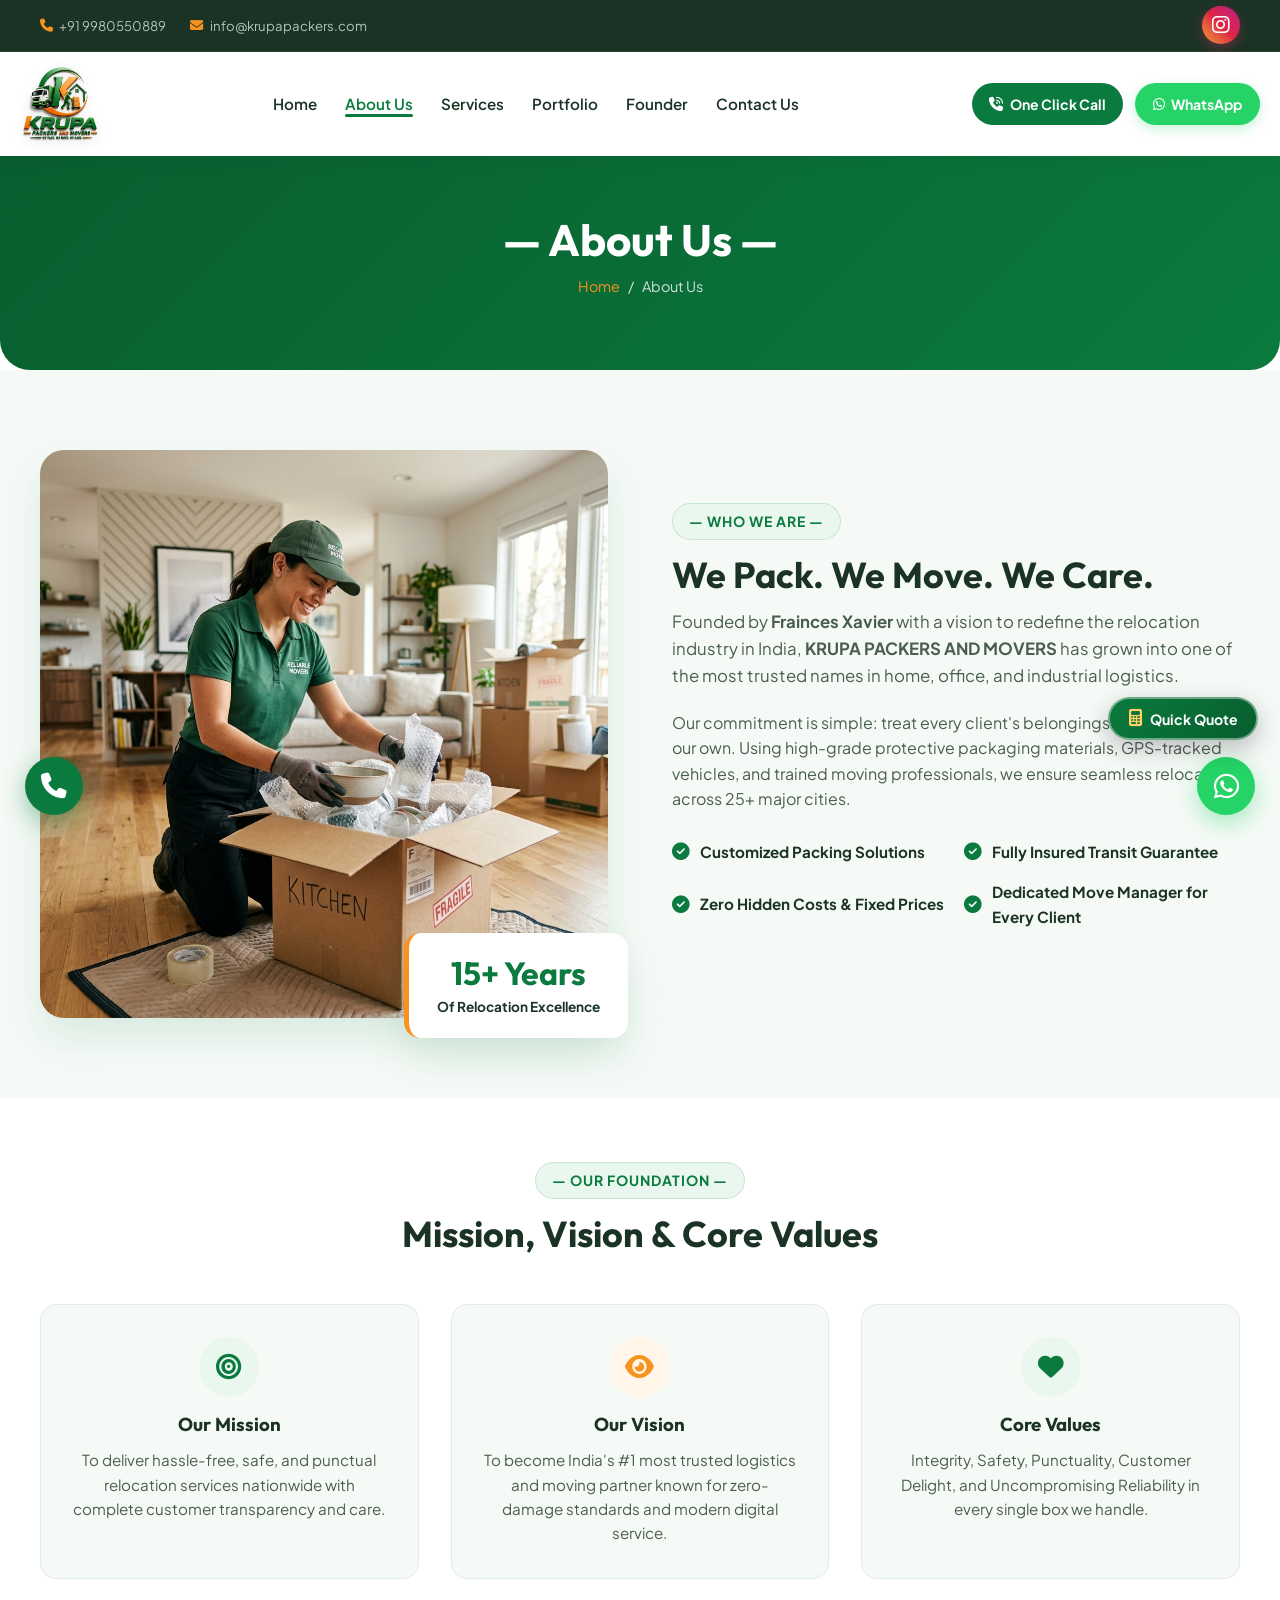
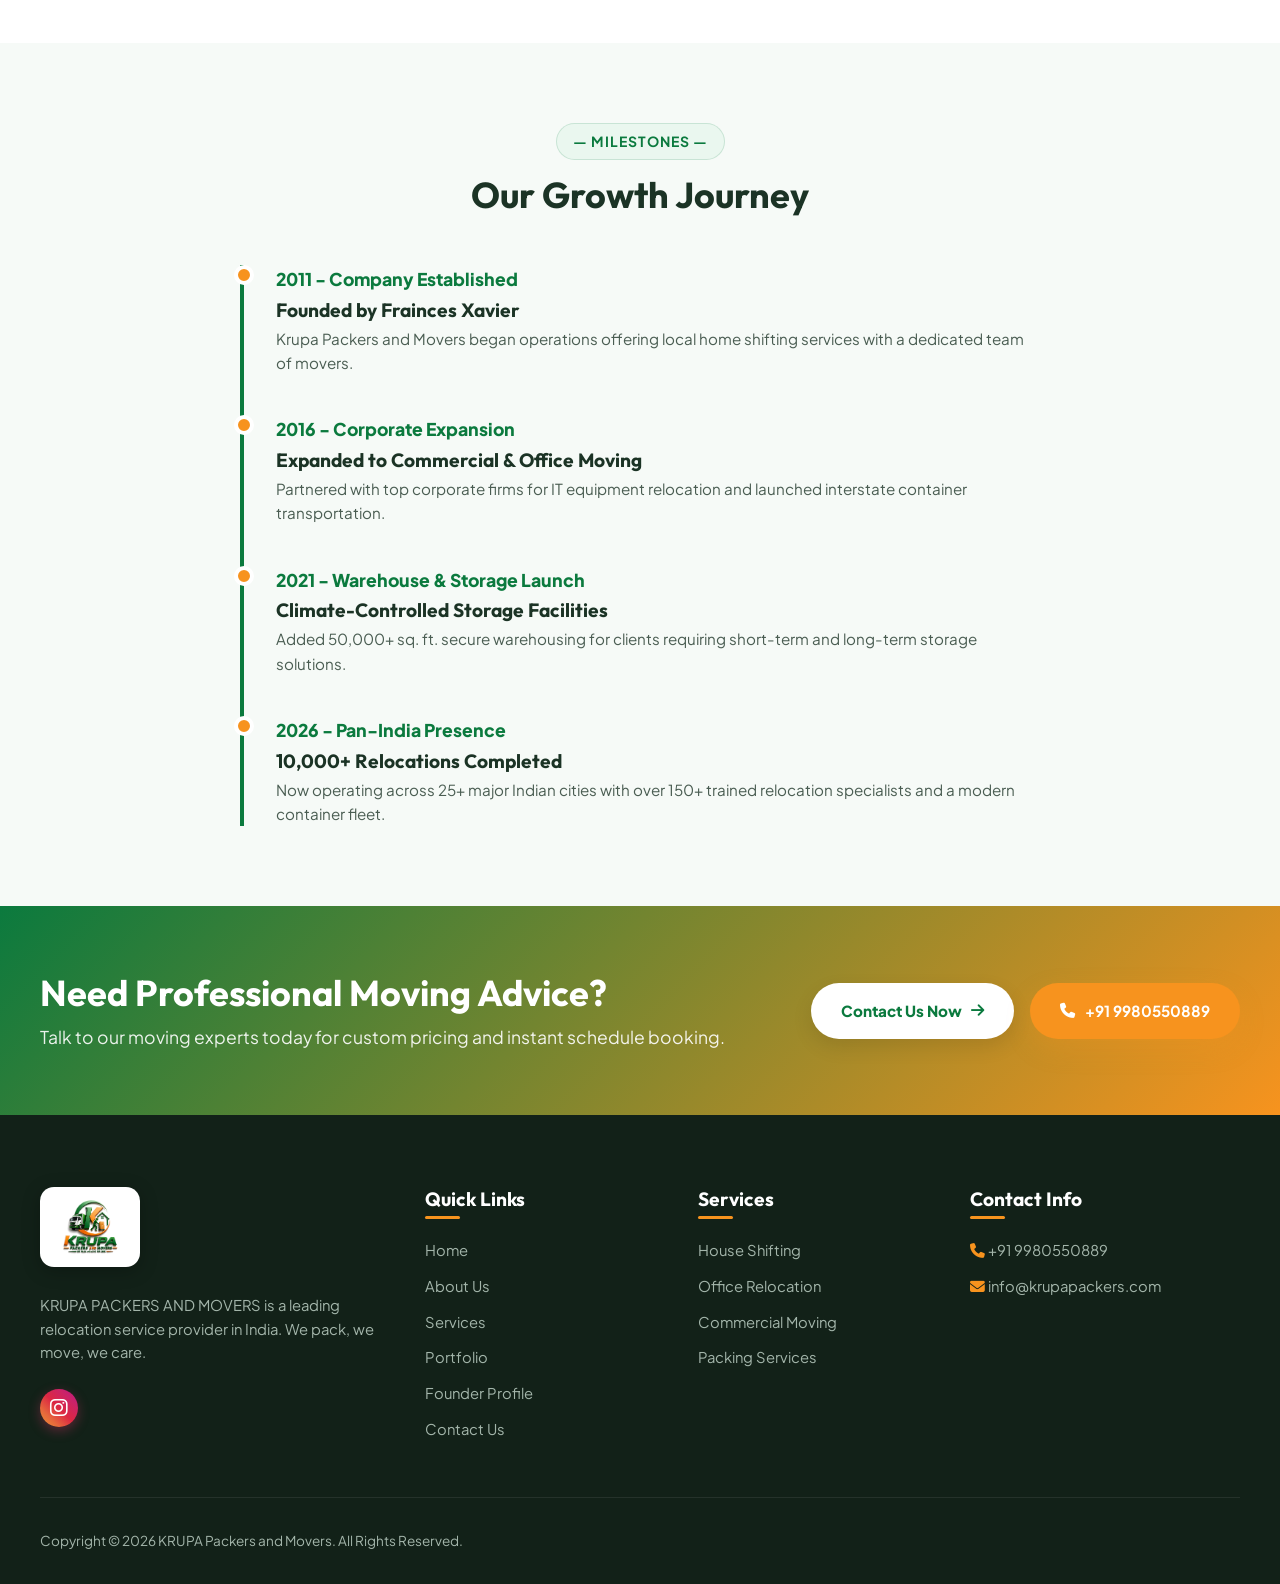
<file: about.html>
<!DOCTYPE html>
<html lang="en">
<head>
  <meta charset="UTF-8">
  <meta name="viewport" content="width=device-width, initial-scale=1.0">
  <title>About Us - KRUPA Packers and Movers</title>
  <meta name="description" content="Learn about Krupa Packers and Movers history, mission, vision, core values, leadership team, and 15+ years of excellence in relocation services across India.">
  <link rel="stylesheet" href="https://cdnjs.cloudflare.com/ajax/libs/font-awesome/6.4.0/css/all.min.css">
  <link rel="stylesheet" href="css/style.css">
</head>
<body>

  <!-- Top Bar -->
  <div class="top-bar">
    <div class="container">
      <div class="top-bar-info">
        <span><i class="fa-solid fa-phone"></i> +91 9980550889</span>
        <span><i class="fa-solid fa-envelope"></i> info@krupapackers.com</span>
      </div>
      <div class="top-bar-social">
        <a href="https://www.instagram.com/krupa_packers_34?utm_source=qr&igsh=MTd5anphd21tdjJmdw==" target="_blank" rel="noopener noreferrer" class="top-bar-instagram-only" title="Follow Krupa Packers on Instagram">
          <i class="fa-brands fa-instagram"></i>
        </a>
      </div>
    </div>
  </div>

  <!-- Header Navigation -->
  <header class="main-header">
    <div class="container nav-wrapper">
      <a href="index.html" class="brand-logo">
        <img src="images/logo.png" alt="KRUPA Packers and Movers Logo">
      </a>
      
      <ul class="nav-links">
        <li><a href="index.html">Home</a></li>
        <li><a href="about.html" class="active">About Us</a></li>
        <li><a href="services.html">Services</a></li>
        <li><a href="portfolio.html">Portfolio</a></li>
        <li><a href="team.html">Founder</a></li>
        <li><a href="contact.html">Contact Us</a></li>
      </ul>

      <div class="header-ctas">
        <a href="tel:9980550889" class="btn-header-call"><i class="fa-solid fa-phone-volume"></i> One Click Call</a>
        <a href="https://wa.me/919980550889" target="_blank" class="btn-header-whatsapp"><i class="fa-brands fa-whatsapp"></i> WhatsApp</a>
      </div>

      <button class="hamburger-btn" aria-label="Toggle Menu"><i class="fa-solid fa-bars"></i></button>
    </div>
  </header>

  <!-- Mobile Drawer Menu -->
  <div class="drawer-overlay"></div>
  <div class="mobile-drawer">
    <div class="drawer-header">
      <img src="images/logo.png" alt="KRUPA Logo" class="drawer-logo">
      <button class="drawer-close"><i class="fa-solid fa-xmark"></i></button>
    </div>
    <div class="drawer-body">
      <ul class="drawer-nav">
        <li><a href="index.html"><i class="fa-solid fa-house"></i> Home</a></li>
        <li><a href="about.html" class="active"><i class="fa-solid fa-circle-info"></i> About Us</a></li>
        <li><a href="services.html"><i class="fa-solid fa-truck-ramp-box"></i> Services</a></li>
        <li><a href="portfolio.html"><i class="fa-solid fa-images"></i> Portfolio</a></li>
        <li><a href="team.html"><i class="fa-solid fa-user-tie"></i> Founder Profile</a></li>
        <li><a href="contact.html"><i class="fa-solid fa-headset"></i> Contact Us</a></li>
      </ul>

      <div style="margin: 1.5rem 0; text-align: center;">
        <a href="https://www.instagram.com/krupa_packers_34?utm_source=qr&igsh=MTd5anphd21tdjJmdw==" target="_blank" rel="noopener noreferrer" class="top-bar-instagram-only" style="width: 48px; height: 48px; font-size: 1.6rem;">
          <i class="fa-brands fa-instagram"></i>
        </a>
      </div>

      <div class="drawer-ctas">
        <a href="tel:9980550889" class="btn btn-primary" style="width: 100%;"><i class="fa-solid fa-phone"></i> Call 9980550889</a>
        <a href="https://wa.me/919980550889" target="_blank" class="btn btn-accent" style="width: 100%;"><i class="fa-brands fa-whatsapp"></i> WhatsApp Instant Quote</a>
      </div>
    </div>
  </div>

  <!-- PAGE HEADER -->
  <div class="page-header-banner">
    <div class="container">
      <h1>— About Us —</h1>
      <div class="breadcrumb">
        <a href="index.html">Home</a> <span>/</span> <span>About Us</span>
      </div>
    </div>
  </div>

  <!-- ABOUT CONTENT SECTION -->
  <section class="about-section">
    <div class="container about-grid">
      <div class="about-img-wrapper">
        <img src="images/about_mover.png" alt="About Krupa Packers" class="about-img">
        <div class="about-badge">
          <h3>15+ Years</h3>
          <p>Of Relocation Excellence</p>
        </div>
      </div>

      <div class="about-content">
        <span class="sub-badge">— WHO WE ARE —</span>
        <h2 class="section-title">We Pack. We Move. We Care.</h2>
        <p class="section-desc" style="margin-bottom: 1.25rem;">
          Founded by <strong>Frainces Xavier</strong> with a vision to redefine the relocation industry in India, <strong>KRUPA PACKERS AND MOVERS</strong> has grown into one of the most trusted names in home, office, and industrial logistics.
        </p>
        <p style="color: var(--text-body); margin-bottom: 1.5rem;">
          Our commitment is simple: treat every client's belongings as if they were our own. Using high-grade protective packaging materials, GPS-tracked vehicles, and trained moving professionals, we ensure seamless relocations across 25+ major cities.
        </p>

        <ul class="about-checklist">
          <li><i class="fa-solid fa-circle-check"></i> Customized Packing Solutions</li>
          <li><i class="fa-solid fa-circle-check"></i> Fully Insured Transit Guarantee</li>
          <li><i class="fa-solid fa-circle-check"></i> Zero Hidden Costs & Fixed Prices</li>
          <li><i class="fa-solid fa-circle-check"></i> Dedicated Move Manager for Every Client</li>
        </ul>
      </div>
    </div>
  </section>

  <!-- MISSION, VISION & CORE VALUES -->
  <section style="padding: 4rem 0; background-color: #FFFFFF;">
    <div class="container">
      <div class="section-header">
        <span class="sub-badge">— OUR FOUNDATION —</span>
        <h2 class="section-title">Mission, Vision & Core Values</h2>
      </div>

      <div style="display: grid; grid-template-columns: repeat(3, 1fr); gap: 2rem;">
        <div style="background: var(--bg-subtle); padding: 2rem; border-radius: 16px; border: 1px solid var(--border-color); text-align: center;">
          <div style="width: 60px; height: 60px; border-radius: 50%; background: var(--primary-bg); color: var(--primary); display: inline-flex; align-items: center; justify-content: center; font-size: 1.6rem; margin-bottom: 1rem;">
            <i class="fa-solid fa-bullseye"></i>
          </div>
          <h3 style="margin-bottom: 0.75rem; color: var(--dark-heading);">Our Mission</h3>
          <p style="font-size: 0.95rem; color: var(--text-body);">To deliver hassle-free, safe, and punctual relocation services nationwide with complete customer transparency and care.</p>
        </div>

        <div style="background: var(--bg-subtle); padding: 2rem; border-radius: 16px; border: 1px solid var(--border-color); text-align: center;">
          <div style="width: 60px; height: 60px; border-radius: 50%; background: var(--accent-bg); color: var(--accent); display: inline-flex; align-items: center; justify-content: center; font-size: 1.6rem; margin-bottom: 1rem;">
            <i class="fa-solid fa-eye"></i>
          </div>
          <h3 style="margin-bottom: 0.75rem; color: var(--dark-heading);">Our Vision</h3>
          <p style="font-size: 0.95rem; color: var(--text-body);">To become India's #1 most trusted logistics and moving partner known for zero-damage standards and modern digital service.</p>
        </div>

        <div style="background: var(--bg-subtle); padding: 2rem; border-radius: 16px; border: 1px solid var(--border-color); text-align: center;">
          <div style="width: 60px; height: 60px; border-radius: 50%; background: var(--primary-bg); color: var(--primary); display: inline-flex; align-items: center; justify-content: center; font-size: 1.6rem; margin-bottom: 1rem;">
            <i class="fa-solid fa-heart"></i>
          </div>
          <h3 style="margin-bottom: 0.75rem; color: var(--dark-heading);">Core Values</h3>
          <p style="font-size: 0.95rem; color: var(--text-body);">Integrity, Safety, Punctuality, Customer Delight, and Uncompromising Reliability in every single box we handle.</p>
        </div>
      </div>
    </div>
  </section>

  <!-- HISTORY TIMELINE -->
  <section style="padding: 5rem 0; background: var(--bg-subtle);">
    <div class="container">
      <div class="section-header">
        <span class="sub-badge">— MILESTONES —</span>
        <h2 class="section-title">Our Growth Journey</h2>
      </div>

      <div style="max-width: 800px; margin: 0 auto; position: relative; padding-left: 2rem; border-left: 4px solid var(--primary);">
        <div style="margin-bottom: 2.5rem; position: relative;">
          <div style="position: absolute; left: -2.6rem; top: 0; width: 20px; height: 20px; border-radius: 50%; background: var(--accent); border: 4px solid white;"></div>
          <span style="font-weight: 800; color: var(--primary); font-size: 1.1rem;">2011 - Company Established</span>
          <h4 style="font-size: 1.2rem; margin: 0.3rem 0;">Founded by Frainces Xavier</h4>
          <p style="font-size: 0.95rem; color: var(--text-body);">Krupa Packers and Movers began operations offering local home shifting services with a dedicated team of movers.</p>
        </div>

        <div style="margin-bottom: 2.5rem; position: relative;">
          <div style="position: absolute; left: -2.6rem; top: 0; width: 20px; height: 20px; border-radius: 50%; background: var(--accent); border: 4px solid white;"></div>
          <span style="font-weight: 800; color: var(--primary); font-size: 1.1rem;">2016 - Corporate Expansion</span>
          <h4 style="font-size: 1.2rem; margin: 0.3rem 0;">Expanded to Commercial & Office Moving</h4>
          <p style="font-size: 0.95rem; color: var(--text-body);">Partnered with top corporate firms for IT equipment relocation and launched interstate container transportation.</p>
        </div>

        <div style="margin-bottom: 2.5rem; position: relative;">
          <div style="position: absolute; left: -2.6rem; top: 0; width: 20px; height: 20px; border-radius: 50%; background: var(--accent); border: 4px solid white;"></div>
          <span style="font-weight: 800; color: var(--primary); font-size: 1.1rem;">2021 - Warehouse & Storage Launch</span>
          <h4 style="font-size: 1.2rem; margin: 0.3rem 0;">Climate-Controlled Storage Facilities</h4>
          <p style="font-size: 0.95rem; color: var(--text-body);">Added 50,000+ sq. ft. secure warehousing for clients requiring short-term and long-term storage solutions.</p>
        </div>

        <div style="position: relative;">
          <div style="position: absolute; left: -2.6rem; top: 0; width: 20px; height: 20px; border-radius: 50%; background: var(--accent); border: 4px solid white;"></div>
          <span style="font-weight: 800; color: var(--primary); font-size: 1.1rem;">2026 - Pan-India Presence</span>
          <h4 style="font-size: 1.2rem; margin: 0.3rem 0;">10,000+ Relocations Completed</h4>
          <p style="font-size: 0.95rem; color: var(--text-body);">Now operating across 25+ major Indian cities with over 150+ trained relocation specialists and a modern container fleet.</p>
        </div>
      </div>
    </div>
  </section>

  <!-- CTA BANNER -->
  <section class="cta-banner-section">
    <div class="container">
      <div class="cta-banner-box">
        <div class="cta-banner-content">
          <h2>Need Professional Moving Advice?</h2>
          <p>Talk to our moving experts today for custom pricing and instant schedule booking.</p>
        </div>
        <div class="cta-banner-btns">
          <a href="contact.html" class="btn btn-white">Contact Us Now <i class="fa-solid fa-arrow-right"></i></a>
          <a href="tel:9980550889" class="btn btn-accent"><i class="fa-solid fa-phone"></i> +91 9980550889</a>
        </div>
      </div>
    </div>
  </section>

  <!-- FOOTER -->
  <footer class="site-footer">
    <div class="container">
      <div class="footer-grid">
        <div class="footer-brand">
          <img src="images/logo.png" alt="KRUPA Packers & Movers">
          <p>KRUPA PACKERS AND MOVERS is a leading relocation service provider in India. We pack, we move, we care.</p>
          <div style="margin-top: 1rem;">
            <a href="https://www.instagram.com/krupa_packers_34?utm_source=qr&igsh=MTd5anphd21tdjJmdw==" target="_blank" rel="noopener noreferrer" class="top-bar-instagram-only" title="Follow Instagram">
              <i class="fa-brands fa-instagram"></i>
            </a>
          </div>
        </div>
        <div class="footer-widget">
          <h4>Quick Links</h4>
          <ul class="footer-links">
            <li><a href="index.html">Home</a></li>
            <li><a href="about.html">About Us</a></li>
            <li><a href="services.html">Services</a></li>
            <li><a href="portfolio.html">Portfolio</a></li>
            <li><a href="team.html">Founder Profile</a></li>
            <li><a href="contact.html">Contact Us</a></li>
          </ul>
        </div>
        <div class="footer-widget">
          <h4>Services</h4>
          <ul class="footer-links">
            <li><a href="services.html">House Shifting</a></li>
            <li><a href="services.html">Office Relocation</a></li>
            <li><a href="services.html">Commercial Moving</a></li>
            <li><a href="services.html">Packing Services</a></li>
          </ul>
        </div>
        <div class="footer-widget">
          <h4>Contact Info</h4>
          <ul class="footer-links">
            <li><i class="fa-solid fa-phone" style="color:var(--accent);"></i> +91 9980550889</li>
            <li><i class="fa-solid fa-envelope" style="color:var(--accent);"></i> info@krupapackers.com</li>
          </ul>
        </div>
      </div>
      <div class="footer-bottom">
        <p>Copyright © 2026 KRUPA Packers and Movers. All Rights Reserved.</p>
      </div>
    </div>
  </footer>

  <!-- FLOATING UTILITY BUTTONS -->
  <a href="https://wa.me/919980550889" target="_blank" class="floating-whatsapp"><i class="fa-brands fa-whatsapp"></i></a>
  <a href="tel:9980550889" class="floating-call"><i class="fa-solid fa-phone"></i></a>
  <button class="back-to-top"><i class="fa-solid fa-arrow-up"></i></button>

  <!-- INTERACTIVE QUICK QUOTE POPUP MODAL -->
  <div class="quote-modal" id="quickQuoteModal" aria-hidden="true">
    <div class="quote-modal-content">
      <button class="quote-modal-close" aria-label="Close modal">&times;</button>
      <div class="quote-modal-header">
        <div class="quote-modal-badge">
          <i class="fa-solid fa-bolt"></i> Instant Estimate
        </div>
        <h3 class="quote-modal-title">Get Free Moving Quote</h3>
        <p class="quote-modal-desc">Fill in details below for fast pricing & instant WhatsApp booking assistance.</p>
      </div>

      <form class="quick-quote-modal-form">
        <div class="quote-form-group">
          <label><i class="fa-solid fa-user"></i> Full Name</label>
          <input type="text" name="popup_name" placeholder="Enter your full name" required>
        </div>

        <div class="quote-form-group">
          <label><i class="fa-solid fa-phone"></i> Mobile / WhatsApp Number</label>
          <input type="tel" name="popup_phone" placeholder="e.g. 9980550889" required>
        </div>

        <div class="quote-form-group">
          <label><i class="fa-solid fa-truck-moving"></i> Service Required</label>
          <select name="popup_service" required>
            <option value="House Shifting">House Shifting</option>
            <option value="Office Relocation">Office Relocation</option>
            <option value="Commercial Shifting">Commercial Moving</option>
            <option value="Car / Bike Transport">Car / Bike Transport</option>
            <option value="Packing & Storage">Packing & Storage</option>
          </select>
        </div>

        <div class="quote-form-row">
          <div class="quote-form-group">
            <label><i class="fa-solid fa-location-dot"></i> Moving From</label>
            <input type="text" name="popup_from" placeholder="Current City / Area" required>
          </div>
          <div class="quote-form-group">
            <label><i class="fa-solid fa-location-arrow"></i> Moving To</label>
            <input type="text" name="popup_to" placeholder="Destination City" required>
          </div>
        </div>

        <button type="submit" class="btn-modal-submit">
          <i class="fa-brands fa-whatsapp"></i> Get Instant Quote on WhatsApp
        </button>
      </form>
    </div>
  </div>

  <!-- FLOATING QUICK QUOTE BUTTON -->
  <button class="floating-quote-btn pulse-glow" data-open-quote aria-label="Get Quick Quote">
    <i class="fa-solid fa-calculator"></i> Quick Quote
  </button>

  <!-- STICKY MOBILE BOTTOM NAVIGATION BAR -->
  <div class="mobile-bottom-nav">
    <div class="nav-grid">
      <a href="index.html" class="mobile-nav-item"><i class="fa-solid fa-house"></i><span>Home</span></a>
      <a href="portfolio.html" class="mobile-nav-item"><i class="fa-solid fa-images"></i><span>Portfolio</span></a>
      <a href="tel:9980550889" class="mobile-nav-item"><i class="fa-solid fa-phone"></i><span>Call</span></a>
      <a href="https://wa.me/919980550889" target="_blank" class="mobile-nav-item"><i class="fa-brands fa-whatsapp"></i><span>WhatsApp</span></a>
      <button class="mobile-nav-item" data-open-quote style="background:none; border:none; cursor:pointer; font-family:inherit;"><i class="fa-solid fa-calculator"></i><span>Quote</span></button>
    </div>
  </div>

  <script src="js/main.js"></script>
</body>
</html>
</file>
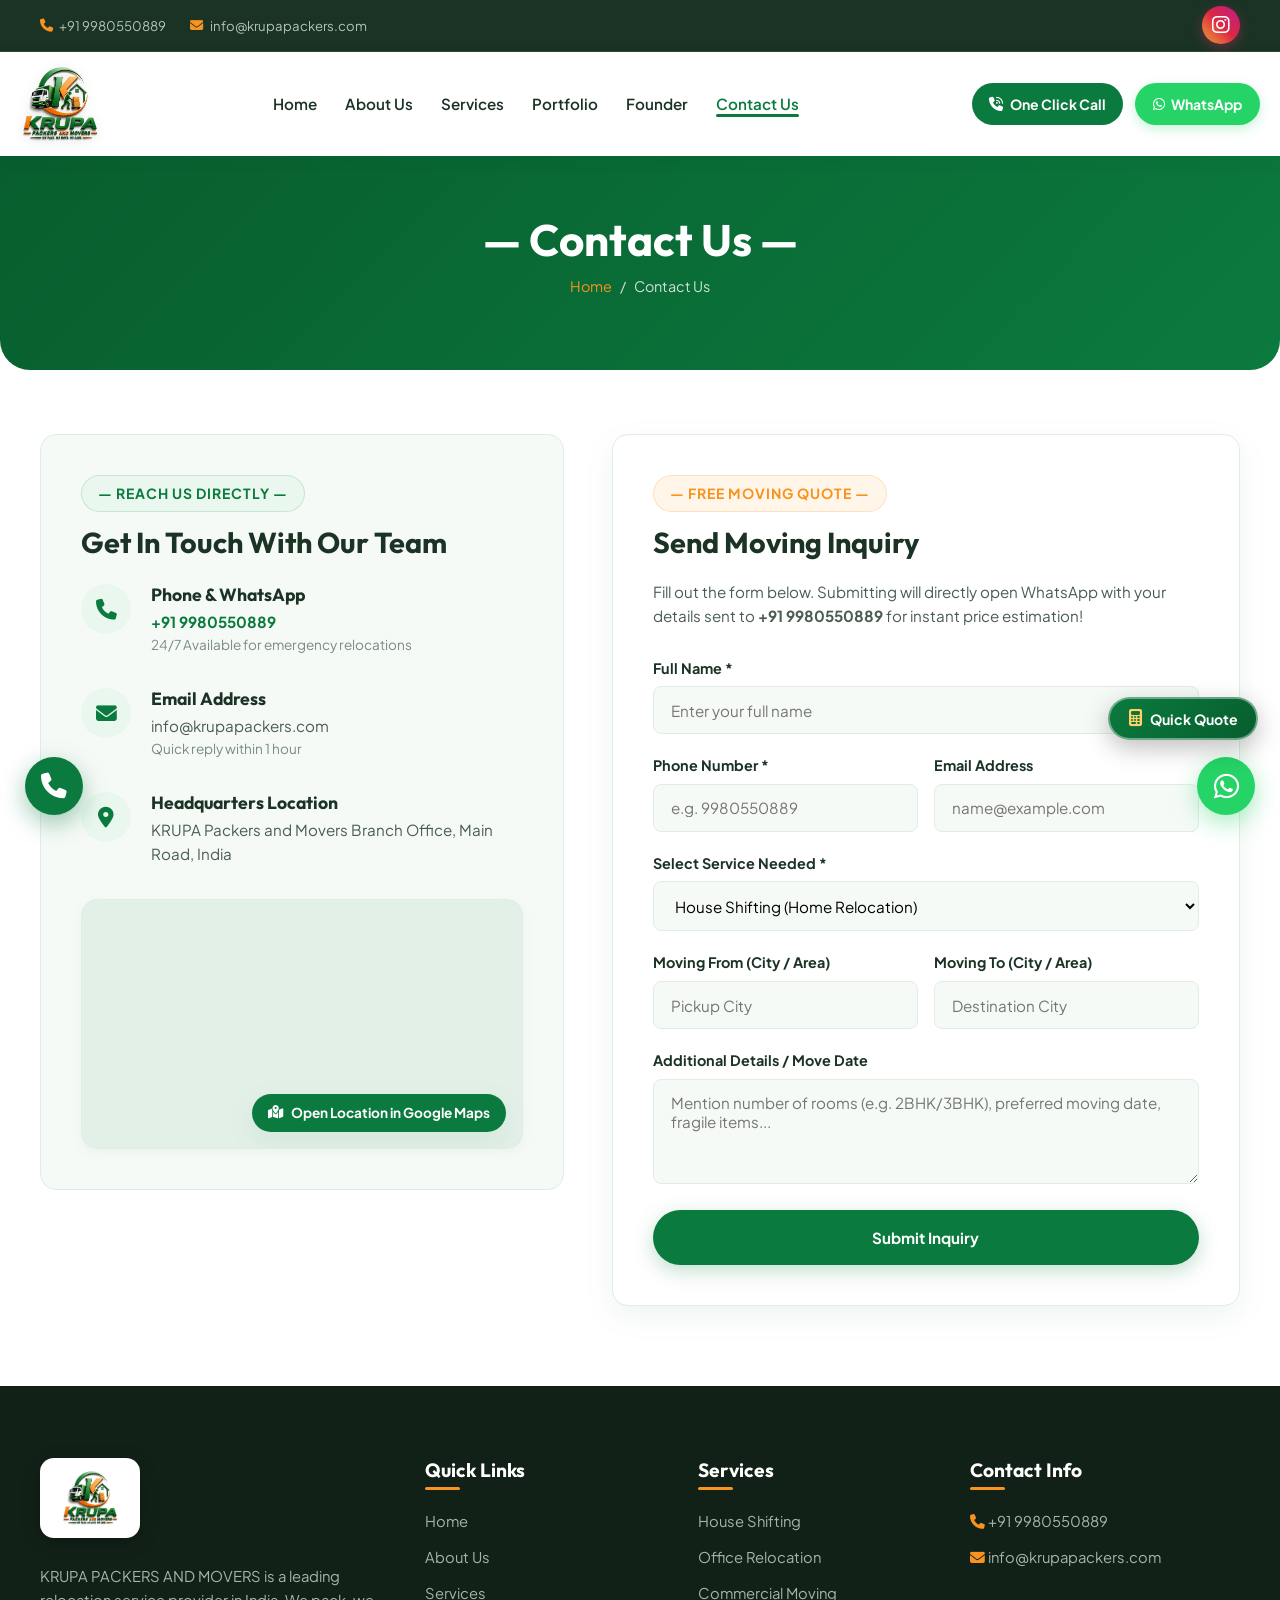
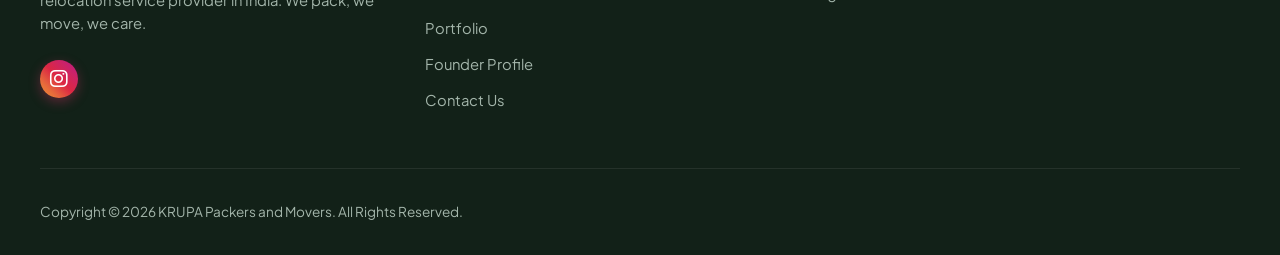
<file: contact.html>
<!DOCTYPE html>
<html lang="en">
<head>
  <meta charset="UTF-8">
  <meta name="viewport" content="width=device-width, initial-scale=1.0">
  <title>Contact Us - KRUPA Packers and Movers</title>
  <meta name="description" content="Get in touch with Krupa Packers and Movers. Call 9980550889 or send an inquiry for instant free quote, house shifting, and office relocation.">
  <link rel="stylesheet" href="https://cdnjs.cloudflare.com/ajax/libs/font-awesome/6.4.0/css/all.min.css">
  <link rel="stylesheet" href="css/style.css">
</head>
<body>

  <!-- Top Bar -->
  <div class="top-bar">
    <div class="container">
      <div class="top-bar-info">
        <span><i class="fa-solid fa-phone"></i> +91 9980550889</span>
        <span><i class="fa-solid fa-envelope"></i> info@krupapackers.com</span>
      </div>
      <div class="top-bar-social">
        <a href="https://www.instagram.com/krupa_packers_34?utm_source=qr&igsh=MTd5anphd21tdjJmdw==" target="_blank" rel="noopener noreferrer" class="top-bar-instagram-only" title="Follow Krupa Packers on Instagram">
          <i class="fa-brands fa-instagram"></i>
        </a>
      </div>
    </div>
  </div>

  <!-- Header Navigation -->
  <header class="main-header">
    <div class="container nav-wrapper">
      <a href="index.html" class="brand-logo">
        <img src="images/logo.png" alt="KRUPA Packers and Movers Logo">
      </a>
      
      <ul class="nav-links">
        <li><a href="index.html">Home</a></li>
        <li><a href="about.html">About Us</a></li>
        <li><a href="services.html">Services</a></li>
        <li><a href="portfolio.html">Portfolio</a></li>
        <li><a href="team.html">Founder</a></li>
        <li><a href="contact.html" class="active">Contact Us</a></li>
      </ul>

      <div class="header-ctas">
        <a href="tel:9980550889" class="btn-header-call"><i class="fa-solid fa-phone-volume"></i> One Click Call</a>
        <a href="https://wa.me/919980550889" target="_blank" class="btn-header-whatsapp"><i class="fa-brands fa-whatsapp"></i> WhatsApp</a>
      </div>

      <button class="hamburger-btn" aria-label="Toggle Menu"><i class="fa-solid fa-bars"></i></button>
    </div>
  </header>

  <!-- Mobile Drawer Menu -->
  <div class="drawer-overlay"></div>
  <div class="mobile-drawer">
    <div class="drawer-header">
      <img src="images/logo.png" alt="KRUPA Logo" class="drawer-logo">
      <button class="drawer-close"><i class="fa-solid fa-xmark"></i></button>
    </div>
    <div class="drawer-body">
      <ul class="drawer-nav">
        <li><a href="index.html"><i class="fa-solid fa-house"></i> Home</a></li>
        <li><a href="about.html"><i class="fa-solid fa-circle-info"></i> About Us</a></li>
        <li><a href="services.html"><i class="fa-solid fa-truck-ramp-box"></i> Services</a></li>
        <li><a href="portfolio.html"><i class="fa-solid fa-images"></i> Portfolio</a></li>
        <li><a href="team.html"><i class="fa-solid fa-user-tie"></i> Founder Profile</a></li>
        <li><a href="contact.html" class="active"><i class="fa-solid fa-headset"></i> Contact Us</a></li>
      </ul>

      <div style="margin: 1.5rem 0; text-align: center;">
        <a href="https://www.instagram.com/krupa_packers_34?utm_source=qr&igsh=MTd5anphd21tdjJmdw==" target="_blank" rel="noopener noreferrer" class="top-bar-instagram-only" style="width: 48px; height: 48px; font-size: 1.6rem;">
          <i class="fa-brands fa-instagram"></i>
        </a>
      </div>

      <div class="drawer-ctas">
        <a href="tel:9980550889" class="btn btn-primary" style="width: 100%;"><i class="fa-solid fa-phone"></i> Call 9980550889</a>
        <a href="https://wa.me/919980550889" target="_blank" class="btn btn-accent" style="width: 100%;"><i class="fa-brands fa-whatsapp"></i> WhatsApp Instant Quote</a>
      </div>
    </div>
  </div>

  <!-- PAGE HEADER -->
  <div class="page-header-banner">
    <div class="container">
      <h1>— Contact Us —</h1>
      <div class="breadcrumb">
        <a href="index.html">Home</a> <span>/</span> <span>Contact Us</span>
      </div>
    </div>
  </div>

  <!-- CONTACT SECTION -->
  <section class="contact-section">
    <div class="container contact-grid">

      <!-- Left Column: Direct Info & Map -->
      <div>
        <div class="contact-info-box">
          <span class="sub-badge">— REACH US DIRECTLY —</span>
          <h2 style="font-size: 1.8rem; margin-bottom: 1.5rem;">Get In Touch With Our Team</h2>

          <div class="info-item">
            <div class="info-icon"><i class="fa-solid fa-phone"></i></div>
            <div class="info-text">
              <h4>Phone & WhatsApp</h4>
              <p><a href="tel:9980550889" style="font-weight: 700; color: var(--primary);">+91 9980550889</a></p>
              <p style="font-size: 0.85rem; color: var(--text-muted);">24/7 Available for emergency relocations</p>
            </div>
          </div>

          <div class="info-item">
            <div class="info-icon"><i class="fa-solid fa-envelope"></i></div>
            <div class="info-text">
              <h4>Email Address</h4>
              <p><a href="mailto:info@krupapackers.com">info@krupapackers.com</a></p>
              <p style="font-size: 0.85rem; color: var(--text-muted);">Quick reply within 1 hour</p>
            </div>
          </div>

          <div class="info-item">
            <div class="info-icon"><i class="fa-solid fa-location-dot"></i></div>
            <div class="info-text">
              <h4>Headquarters Location</h4>
              <p>KRUPA Packers and Movers Branch Office, Main Road, India</p>
            </div>
          </div>

          <!-- Interactive Google Map Box -->
          <div class="map-container" title="Click to open Google Maps location">
            <iframe src="https://www.google.com/maps/embed?pb=!1m18!1m12!1m3!1d3887.985449749174!2d77.5945627!3d12.9715987!2m3!1f0!2f0!3f0!3m2!1i1024!2i768!4f13.1!3m3!1m2!1s0x3bae1670c901be7e%3A0x9d4b00518f8e819b!2sBengaluru%2C%20Karnataka!5e0!3m2!1sen!2sin!4v1680000000000!5m2!1sen!2sin" loading="lazy"></iframe>
            <div class="map-overlay-click">
              <span class="map-btn-badge"><i class="fa-solid fa-map-location-dot"></i> Open Location in Google Maps</span>
            </div>
          </div>
        </div>
      </div>

      <!-- Right Column: Interactive Customer Inquiry Form -->
      <div class="contact-form-box">
        <span class="sub-badge sub-badge-orange">— FREE MOVING QUOTE —</span>
        <h2 style="font-size: 1.8rem; margin-bottom: 1.25rem;">Send Moving Inquiry</h2>
        <p style="font-size: 0.95rem; color: var(--text-body); margin-bottom: 1.75rem;">
          Fill out the form below. Submitting will directly open WhatsApp with your details sent to <strong>+91 9980550889</strong> for instant price estimation!
        </p>

        <form class="krupa-inquiry-form">
          <div class="form-group">
            <label>Full Name *</label>
            <input type="text" name="name" class="form-control" placeholder="Enter your full name" required>
          </div>

          <div class="form-row">
            <div class="form-group">
              <label>Phone Number *</label>
              <input type="tel" name="phone" class="form-control" placeholder="e.g. 9980550889" required>
            </div>
            <div class="form-group">
              <label>Email Address</label>
              <input type="email" name="email" class="form-control" placeholder="name@example.com">
            </div>
          </div>

          <div class="form-group">
            <label>Select Service Needed *</label>
            <select name="service" class="form-control" required>
              <option value="House Shifting">House Shifting (Home Relocation)</option>
              <option value="Office Shifting">Office Relocation & Corporate</option>
              <option value="Commercial Moving">Commercial & Industrial Moving</option>
              <option value="Packing Services">Packing & Unpacking Services</option>
              <option value="Storage Solutions">Storage & Warehouse Solutions</option>
              <option value="Heavy Vehicles Shifting">Heavy Vehicles & Car Carrier</option>
            </select>
          </div>

          <div class="form-row">
            <div class="form-group">
              <label>Moving From (City / Area)</label>
              <input type="text" name="from_city" class="form-control" placeholder="Pickup City">
            </div>
            <div class="form-group">
              <label>Moving To (City / Area)</label>
              <input type="text" name="to_city" class="form-control" placeholder="Destination City">
            </div>
          </div>

          <div class="form-group">
            <label>Additional Details / Move Date</label>
            <textarea name="message" class="form-control" rows="4" placeholder="Mention number of rooms (e.g. 2BHK/3BHK), preferred moving date, fragile items..."></textarea>
          </div>

          <button type="submit" class="btn btn-primary" style="width: 100%; padding: 1rem;">
            Submit Inquiry
          </button>
        </form>
      </div>

    </div>
  </section>

  <!-- FOOTER -->
  <footer class="site-footer">
    <div class="container">
      <div class="footer-grid">
        <div class="footer-brand">
          <img src="images/logo.png" alt="KRUPA Packers & Movers">
          <p>KRUPA PACKERS AND MOVERS is a leading relocation service provider in India. We pack, we move, we care.</p>
          <div style="margin-top: 1rem;">
            <a href="https://www.instagram.com/krupa_packers_34?utm_source=qr&igsh=MTd5anphd21tdjJmdw==" target="_blank" rel="noopener noreferrer" class="top-bar-instagram-only" title="Follow Instagram">
              <i class="fa-brands fa-instagram"></i>
            </a>
          </div>
        </div>
        <div class="footer-widget">
          <h4>Quick Links</h4>
          <ul class="footer-links">
            <li><a href="index.html">Home</a></li>
            <li><a href="about.html">About Us</a></li>
            <li><a href="services.html">Services</a></li>
            <li><a href="portfolio.html">Portfolio</a></li>
            <li><a href="team.html">Founder Profile</a></li>
            <li><a href="contact.html">Contact Us</a></li>
          </ul>
        </div>
        <div class="footer-widget">
          <h4>Services</h4>
          <ul class="footer-links">
            <li><a href="services.html">House Shifting</a></li>
            <li><a href="services.html">Office Relocation</a></li>
            <li><a href="services.html">Commercial Moving</a></li>
          </ul>
        </div>
        <div class="footer-widget">
          <h4>Contact Info</h4>
          <ul class="footer-links">
            <li><i class="fa-solid fa-phone" style="color:var(--accent);"></i> +91 9980550889</li>
            <li><i class="fa-solid fa-envelope" style="color:var(--accent);"></i> info@krupapackers.com</li>
          </ul>
        </div>
      </div>
      <div class="footer-bottom">
        <p>Copyright © 2026 KRUPA Packers and Movers. All Rights Reserved.</p>
      </div>
    </div>
  </footer>

  <!-- FLOATING UTILITY BUTTONS -->
  <a href="https://wa.me/919980550889" target="_blank" class="floating-whatsapp"><i class="fa-brands fa-whatsapp"></i></a>
  <a href="tel:9980550889" class="floating-call"><i class="fa-solid fa-phone"></i></a>
  <button class="back-to-top"><i class="fa-solid fa-arrow-up"></i></button>

  <!-- INTERACTIVE QUICK QUOTE POPUP MODAL -->
  <div class="quote-modal" id="quickQuoteModal" aria-hidden="true">
    <div class="quote-modal-content">
      <button class="quote-modal-close" aria-label="Close modal">&times;</button>
      <div class="quote-modal-header">
        <div class="quote-modal-badge">
          <i class="fa-solid fa-bolt"></i> Instant Estimate
        </div>
        <h3 class="quote-modal-title">Get Free Moving Quote</h3>
        <p class="quote-modal-desc">Fill in details below for fast pricing & instant WhatsApp booking assistance.</p>
      </div>

      <form class="quick-quote-modal-form">
        <div class="quote-form-group">
          <label><i class="fa-solid fa-user"></i> Full Name</label>
          <input type="text" name="popup_name" placeholder="Enter your full name" required>
        </div>

        <div class="quote-form-group">
          <label><i class="fa-solid fa-phone"></i> Mobile / WhatsApp Number</label>
          <input type="tel" name="popup_phone" placeholder="e.g. 9980550889" required>
        </div>

        <div class="quote-form-group">
          <label><i class="fa-solid fa-truck-moving"></i> Service Required</label>
          <select name="popup_service" required>
            <option value="House Shifting">House Shifting</option>
            <option value="Office Relocation">Office Relocation</option>
            <option value="Commercial Shifting">Commercial Moving</option>
            <option value="Car / Bike Transport">Car / Bike Transport</option>
            <option value="Packing & Storage">Packing & Storage</option>
          </select>
        </div>

        <div class="quote-form-row">
          <div class="quote-form-group">
            <label><i class="fa-solid fa-location-dot"></i> Moving From</label>
            <input type="text" name="popup_from" placeholder="Current City / Area" required>
          </div>
          <div class="quote-form-group">
            <label><i class="fa-solid fa-location-arrow"></i> Moving To</label>
            <input type="text" name="popup_to" placeholder="Destination City" required>
          </div>
        </div>

        <button type="submit" class="btn-modal-submit">
          <i class="fa-brands fa-whatsapp"></i> Get Instant Quote on WhatsApp
        </button>
      </form>
    </div>
  </div>

  <!-- FLOATING QUICK QUOTE BUTTON -->
  <button class="floating-quote-btn pulse-glow" data-open-quote aria-label="Get Quick Quote">
    <i class="fa-solid fa-calculator"></i> Quick Quote
  </button>

  <!-- STICKY MOBILE BOTTOM NAVIGATION BAR -->
  <div class="mobile-bottom-nav">
    <div class="nav-grid">
      <a href="index.html" class="mobile-nav-item"><i class="fa-solid fa-house"></i><span>Home</span></a>
      <a href="portfolio.html" class="mobile-nav-item"><i class="fa-solid fa-images"></i><span>Portfolio</span></a>
      <a href="tel:9980550889" class="mobile-nav-item"><i class="fa-solid fa-phone"></i><span>Call</span></a>
      <a href="https://wa.me/919980550889" target="_blank" class="mobile-nav-item"><i class="fa-brands fa-whatsapp"></i><span>WhatsApp</span></a>
      <button class="mobile-nav-item active" data-open-quote style="background:none; border:none; cursor:pointer; font-family:inherit;"><i class="fa-solid fa-calculator"></i><span>Quote</span></button>
    </div>
  </div>

  <script src="js/main.js"></script>
</body>
</html>
</file>
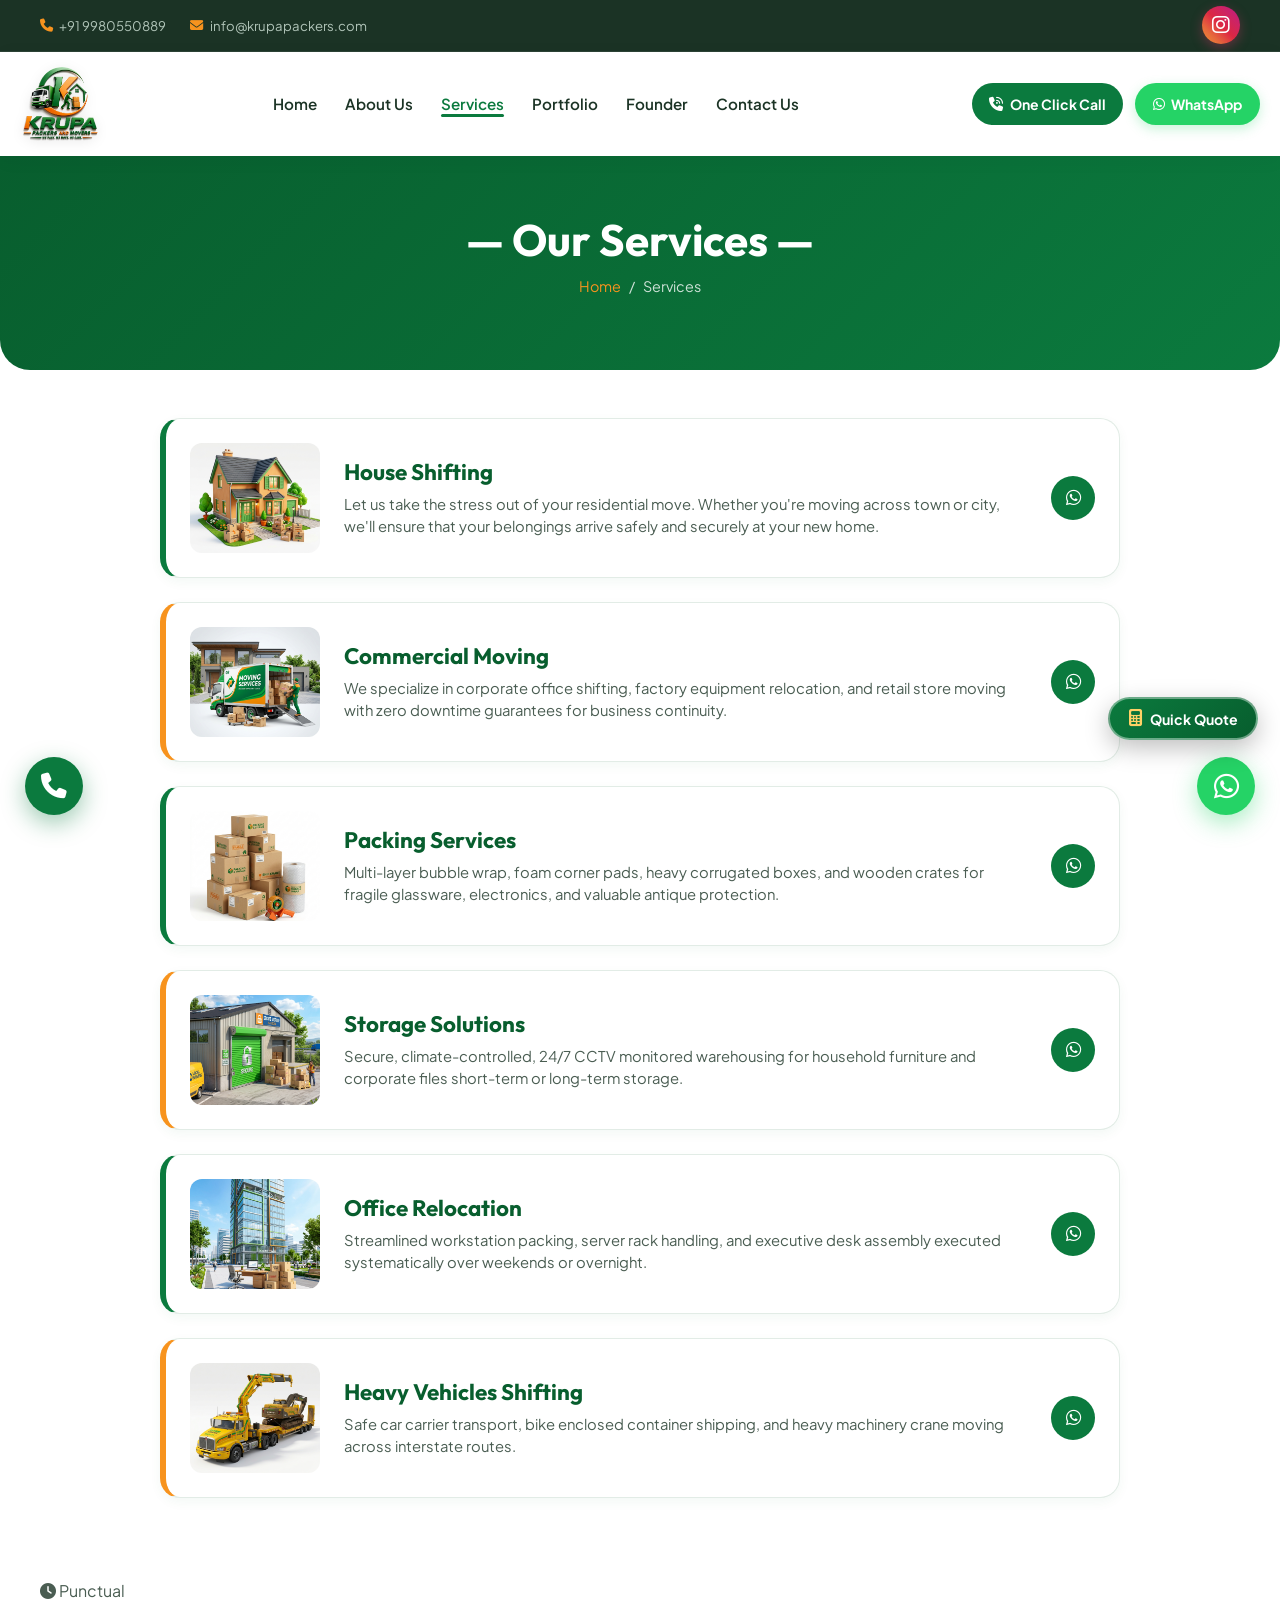
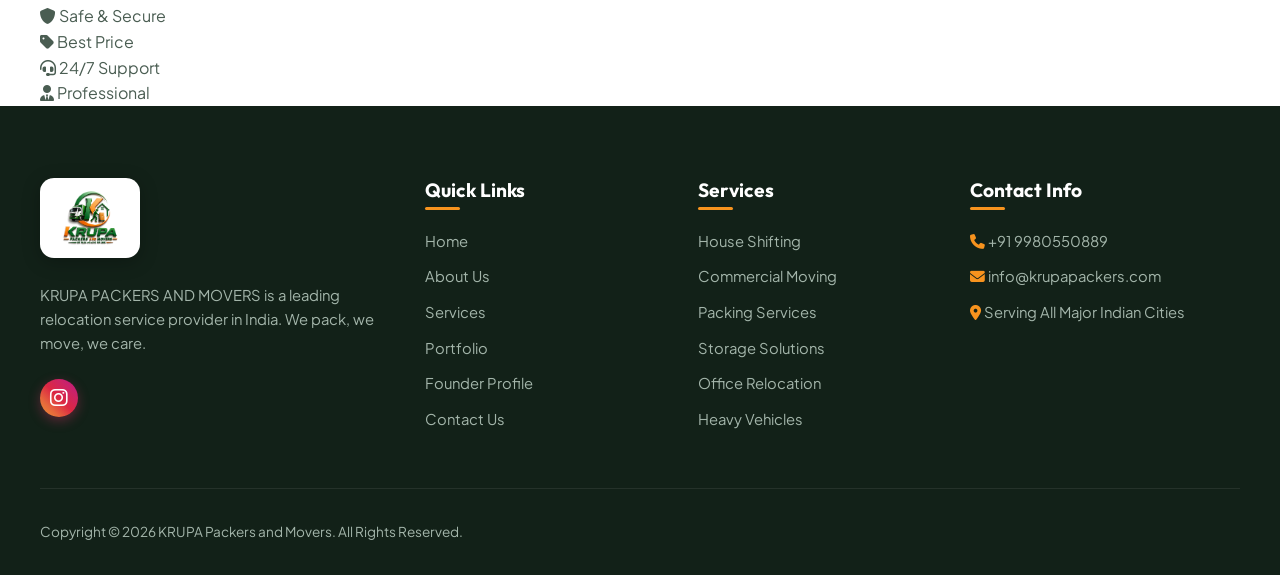
<file: services.html>
<!DOCTYPE html>
<html lang="en">
<head>
  <meta charset="UTF-8">
  <meta name="viewport" content="width=device-width, initial-scale=1.0">
  <title>Our Relocation Services - KRUPA Packers and Movers</title>
  <meta name="description" content="Explore Krupa Packers and Movers comprehensive relocation services: House Shifting, Office Moving, Packing, Storage Solutions, Commercial Moving, Heavy Vehicles Shifting.">
  <link rel="stylesheet" href="https://cdnjs.cloudflare.com/ajax/libs/font-awesome/6.4.0/css/all.min.css">
  <link rel="stylesheet" href="css/style.css">
</head>
<body>

  <!-- Top Bar -->
  <div class="top-bar">
    <div class="container">
      <div class="top-bar-info">
        <span><i class="fa-solid fa-phone"></i> +91 9980550889</span>
        <span><i class="fa-solid fa-envelope"></i> info@krupapackers.com</span>
      </div>
      <div class="top-bar-social">
        <a href="https://www.instagram.com/krupa_packers_34?utm_source=qr&igsh=MTd5anphd21tdjJmdw==" target="_blank" rel="noopener noreferrer" class="top-bar-instagram-only" title="Follow Krupa Packers on Instagram">
          <i class="fa-brands fa-instagram"></i>
        </a>
      </div>
    </div>
  </div>

  <!-- Header Navigation -->
  <header class="main-header">
    <div class="container nav-wrapper">
      <a href="index.html" class="brand-logo">
        <img src="images/logo.png" alt="KRUPA Packers and Movers Logo">
      </a>
      
      <ul class="nav-links">
        <li><a href="index.html">Home</a></li>
        <li><a href="about.html">About Us</a></li>
        <li><a href="services.html" class="active">Services</a></li>
        <li><a href="portfolio.html">Portfolio</a></li>
        <li><a href="team.html">Founder</a></li>
        <li><a href="contact.html">Contact Us</a></li>
      </ul>

      <div class="header-ctas">
        <a href="tel:9980550889" class="btn-header-call">
          <i class="fa-solid fa-phone-volume"></i> One Click Call
        </a>
        <a href="https://wa.me/919980550889" target="_blank" class="btn-header-whatsapp">
          <i class="fa-brands fa-whatsapp"></i> WhatsApp
        </a>
      </div>

      <button class="hamburger-btn" aria-label="Toggle Menu"><i class="fa-solid fa-bars"></i></button>
    </div>
  </header>

  <!-- Mobile Drawer Menu -->
  <div class="drawer-overlay"></div>
  <div class="mobile-drawer">
    <div class="drawer-header">
      <img src="images/logo.png" alt="KRUPA Logo" class="drawer-logo">
      <button class="drawer-close"><i class="fa-solid fa-xmark"></i></button>
    </div>
    <div class="drawer-body">
      <ul class="drawer-nav">
        <li><a href="index.html"><i class="fa-solid fa-house"></i> Home</a></li>
        <li><a href="about.html"><i class="fa-solid fa-circle-info"></i> About Us</a></li>
        <li><a href="services.html" class="active"><i class="fa-solid fa-truck-ramp-box"></i> Services</a></li>
        <li><a href="portfolio.html"><i class="fa-solid fa-images"></i> Portfolio</a></li>
        <li><a href="team.html"><i class="fa-solid fa-user-tie"></i> Founder Profile</a></li>
        <li><a href="contact.html"><i class="fa-solid fa-headset"></i> Contact Us</a></li>
      </ul>

      <div style="margin: 1.5rem 0; text-align: center;">
        <a href="https://www.instagram.com/krupa_packers_34?utm_source=qr&igsh=MTd5anphd21tdjJmdw==" target="_blank" rel="noopener noreferrer" class="top-bar-instagram-only" style="width: 48px; height: 48px; font-size: 1.6rem;">
          <i class="fa-brands fa-instagram"></i>
        </a>
      </div>

      <div class="drawer-ctas">
        <a href="tel:9980550889" class="btn btn-primary" style="width: 100%;"><i class="fa-solid fa-phone"></i> Call 9980550889</a>
        <a href="https://wa.me/919980550889" target="_blank" class="btn btn-accent" style="width: 100%;"><i class="fa-brands fa-whatsapp"></i> WhatsApp Instant Quote</a>
      </div>
    </div>
  </div>

  <!-- PAGE HEADER BANNER -->
  <div class="page-header-banner">
    <div class="container">
      <h1>— Our Services —</h1>
      <div class="breadcrumb">
        <a href="index.html">Home</a> <span>/</span> <span>Services</span>
      </div>
    </div>
  </div>

  <!-- SERVICES LIST STACK -->
  <section class="services-page-list">
    <div class="container">
      <div class="services-stack">

        <!-- Service Item 1: House Shifting -->
        <div class="service-list-card border-green">
          <img src="images/service_house.png" alt="House Shifting" class="service-list-thumb">
          <div class="service-list-content">
            <h3 class="service-list-title">House Shifting</h3>
            <p class="service-list-desc">
              Let us take the stress out of your residential move. Whether you're moving across town or city, we'll ensure that your belongings arrive safely and securely at your new home.
            </p>
          </div>
          <a href="https://wa.me/919980550889?text=Hi%20Krupa%20Packers,%20I%20need%20a%20quote%20for%20House%20Shifting" target="_blank" class="service-list-arrow" aria-label="Book Service">
            <i class="fa-brands fa-whatsapp"></i>
          </a>
        </div>

        <!-- Service Item 2: Commercial Moving -->
        <div class="service-list-card border-orange">
          <img src="images/hero_truck.png" alt="Commercial Moving" class="service-list-thumb">
          <div class="service-list-content">
            <h3 class="service-list-title">Commercial Moving</h3>
            <p class="service-list-desc">
              We specialize in corporate office shifting, factory equipment relocation, and retail store moving with zero downtime guarantees for business continuity.
            </p>
          </div>
          <a href="https://wa.me/919980550889?text=Hi%20Krupa%20Packers,%20I%20need%20a%20quote%20for%20Commercial%20Moving" target="_blank" class="service-list-arrow" aria-label="Book Service">
            <i class="fa-brands fa-whatsapp"></i>
          </a>
        </div>

        <!-- Service Item 3: Packing Services -->
        <div class="service-list-card border-green">
          <img src="images/service_packing.png" alt="Packing Services" class="service-list-thumb">
          <div class="service-list-content">
            <h3 class="service-list-title">Packing Services</h3>
            <p class="service-list-desc">
              Multi-layer bubble wrap, foam corner pads, heavy corrugated boxes, and wooden crates for fragile glassware, electronics, and valuable antique protection.
            </p>
          </div>
          <a href="https://wa.me/919980550889?text=Hi%20Krupa%20Packers,%20I%20need%20a%20quote%20for%20Packing%20Services" target="_blank" class="service-list-arrow" aria-label="Book Service">
            <i class="fa-brands fa-whatsapp"></i>
          </a>
        </div>

        <!-- Service Item 4: Storage Solutions -->
        <div class="service-list-card border-orange">
          <img src="images/service_storage.png" alt="Storage Solutions" class="service-list-thumb">
          <div class="service-list-content">
            <h3 class="service-list-title">Storage Solutions</h3>
            <p class="service-list-desc">
              Secure, climate-controlled, 24/7 CCTV monitored warehousing for household furniture and corporate files short-term or long-term storage.
            </p>
          </div>
          <a href="https://wa.me/919980550889?text=Hi%20Krupa%20Packers,%20I%20need%20a%20quote%20for%20Storage%20Solutions" target="_blank" class="service-list-arrow" aria-label="Book Service">
            <i class="fa-brands fa-whatsapp"></i>
          </a>
        </div>

        <!-- Service Item 5: Office Relocation -->
        <div class="service-list-card border-green">
          <img src="images/service_office.png" alt="Office Relocation" class="service-list-thumb">
          <div class="service-list-content">
            <h3 class="service-list-title">Office Relocation</h3>
            <p class="service-list-desc">
              Streamlined workstation packing, server rack handling, and executive desk assembly executed systematically over weekends or overnight.
            </p>
          </div>
          <a href="https://wa.me/919980550889?text=Hi%20Krupa%20Packers,%20I%20need%20a%20quote%20for%20Office%20Relocation" target="_blank" class="service-list-arrow" aria-label="Book Service">
            <i class="fa-brands fa-whatsapp"></i>
          </a>
        </div>

        <!-- Service Item 6: Heavy Vehicles Shifting -->
        <div class="service-list-card border-orange">
          <img src="images/service_heavy.png" alt="Heavy Vehicles Shifting" class="service-list-thumb">
          <div class="service-list-content">
            <h3 class="service-list-title">Heavy Vehicles Shifting</h3>
            <p class="service-list-desc">
              Safe car carrier transport, bike enclosed container shipping, and heavy machinery crane moving across interstate routes.
            </p>
          </div>
          <a href="https://wa.me/919980550889?text=Hi%20Krupa%20Packers,%20I%20need%20a%20quote%20for%20Heavy%20Vehicle%20Shifting" target="_blank" class="service-list-arrow" aria-label="Book Service">
            <i class="fa-brands fa-whatsapp"></i>
          </a>
        </div>

      </div>
    </div>
  </section>

  <!-- FEATURES RIBBON BAR -->
  <div class="features-ribbon">
    <div class="container">
      <div class="ribbon-grid">
        <div class="ribbon-item">
          <i class="fa-solid fa-clock"></i>
          <span>Punctual</span>
        </div>
        <div class="ribbon-item">
          <i class="fa-solid fa-shield"></i>
          <span>Safe & Secure</span>
        </div>
        <div class="ribbon-item">
          <i class="fa-solid fa-tag"></i>
          <span>Best Price</span>
        </div>
        <div class="ribbon-item">
          <i class="fa-solid fa-headset"></i>
          <span>24/7 Support</span>
        </div>
        <div class="ribbon-item">
          <i class="fa-solid fa-user-tie"></i>
          <span>Professional</span>
        </div>
      </div>
    </div>
  </div>

  <!-- FOOTER SECTION -->
  <footer class="site-footer">
    <div class="container">
      <div class="footer-grid">
        <div class="footer-brand">
          <img src="images/logo.png" alt="KRUPA Packers & Movers">
          <p>KRUPA PACKERS AND MOVERS is a leading relocation service provider in India. We pack, we move, we care.</p>
          <div style="margin-top: 1rem;">
            <a href="https://www.instagram.com/krupa_packers_34?utm_source=qr&igsh=MTd5anphd21tdjJmdw==" target="_blank" rel="noopener noreferrer" class="top-bar-instagram-only" title="Follow Instagram">
              <i class="fa-brands fa-instagram"></i>
            </a>
          </div>
        </div>

        <div class="footer-widget">
          <h4>Quick Links</h4>
          <ul class="footer-links">
            <li><a href="index.html">Home</a></li>
            <li><a href="about.html">About Us</a></li>
            <li><a href="services.html">Services</a></li>
            <li><a href="portfolio.html">Portfolio</a></li>
            <li><a href="team.html">Founder Profile</a></li>
            <li><a href="contact.html">Contact Us</a></li>
          </ul>
        </div>

        <div class="footer-widget">
          <h4>Services</h4>
          <ul class="footer-links">
            <li><a href="services.html">House Shifting</a></li>
            <li><a href="services.html">Commercial Moving</a></li>
            <li><a href="services.html">Packing Services</a></li>
            <li><a href="services.html">Storage Solutions</a></li>
            <li><a href="services.html">Office Relocation</a></li>
            <li><a href="services.html">Heavy Vehicles</a></li>
          </ul>
        </div>

        <div class="footer-widget">
          <h4>Contact Info</h4>
          <ul class="footer-links">
            <li><i class="fa-solid fa-phone" style="color:var(--accent);"></i> +91 9980550889</li>
            <li><i class="fa-solid fa-envelope" style="color:var(--accent);"></i> info@krupapackers.com</li>
            <li><i class="fa-solid fa-location-dot" style="color:var(--accent);"></i> Serving All Major Indian Cities</li>
          </ul>
        </div>
      </div>

      <div class="footer-bottom">
        <p>Copyright © 2026 KRUPA Packers and Movers. All Rights Reserved.</p>
      </div>
    </div>
  </footer>

  <!-- FLOATING UTILITY BUTTONS -->
  <a href="https://wa.me/919980550889" target="_blank" class="floating-whatsapp" aria-label="WhatsApp"><i class="fa-brands fa-whatsapp"></i></a>
  <a href="tel:9980550889" class="floating-call" aria-label="Call"><i class="fa-solid fa-phone"></i></a>
  <button class="back-to-top" aria-label="Back to top"><i class="fa-solid fa-arrow-up"></i></button>

  <!-- INTERACTIVE QUICK QUOTE POPUP MODAL -->
  <div class="quote-modal" id="quickQuoteModal" aria-hidden="true">
    <div class="quote-modal-content">
      <button class="quote-modal-close" aria-label="Close modal">&times;</button>
      <div class="quote-modal-header">
        <div class="quote-modal-badge">
          <i class="fa-solid fa-bolt"></i> Instant Estimate
        </div>
        <h3 class="quote-modal-title">Get Free Moving Quote</h3>
        <p class="quote-modal-desc">Fill in details below for fast pricing & instant WhatsApp booking assistance.</p>
      </div>

      <form class="quick-quote-modal-form">
        <div class="quote-form-group">
          <label><i class="fa-solid fa-user"></i> Full Name</label>
          <input type="text" name="popup_name" placeholder="Enter your full name" required>
        </div>

        <div class="quote-form-group">
          <label><i class="fa-solid fa-phone"></i> Mobile / WhatsApp Number</label>
          <input type="tel" name="popup_phone" placeholder="e.g. 9980550889" required>
        </div>

        <div class="quote-form-group">
          <label><i class="fa-solid fa-truck-moving"></i> Service Required</label>
          <select name="popup_service" required>
            <option value="House Shifting">House Shifting</option>
            <option value="Office Relocation">Office Relocation</option>
            <option value="Commercial Shifting">Commercial Moving</option>
            <option value="Car / Bike Transport">Car / Bike Transport</option>
            <option value="Packing & Storage">Packing & Storage</option>
          </select>
        </div>

        <div class="quote-form-row">
          <div class="quote-form-group">
            <label><i class="fa-solid fa-location-dot"></i> Moving From</label>
            <input type="text" name="popup_from" placeholder="Current City / Area" required>
          </div>
          <div class="quote-form-group">
            <label><i class="fa-solid fa-location-arrow"></i> Moving To</label>
            <input type="text" name="popup_to" placeholder="Destination City" required>
          </div>
        </div>

        <button type="submit" class="btn-modal-submit">
          <i class="fa-brands fa-whatsapp"></i> Get Instant Quote on WhatsApp
        </button>
      </form>
    </div>
  </div>

  <!-- FLOATING QUICK QUOTE BUTTON -->
  <button class="floating-quote-btn pulse-glow" data-open-quote aria-label="Get Quick Quote">
    <i class="fa-solid fa-calculator"></i> Quick Quote
  </button>

  <!-- STICKY MOBILE BOTTOM NAVIGATION BAR -->
  <div class="mobile-bottom-nav">
    <div class="nav-grid">
      <a href="index.html" class="mobile-nav-item"><i class="fa-solid fa-house"></i><span>Home</span></a>
      <a href="portfolio.html" class="mobile-nav-item"><i class="fa-solid fa-images"></i><span>Portfolio</span></a>
      <a href="tel:9980550889" class="mobile-nav-item"><i class="fa-solid fa-phone"></i><span>Call</span></a>
      <a href="https://wa.me/919980550889" target="_blank" class="mobile-nav-item"><i class="fa-brands fa-whatsapp"></i><span>WhatsApp</span></a>
      <button class="mobile-nav-item" data-open-quote style="background:none; border:none; cursor:pointer; font-family:inherit;"><i class="fa-solid fa-calculator"></i><span>Quote</span></button>
    </div>
  </div>

  <script src="js/main.js"></script>
</body>
</html>
</file>
<file: css/style.css>
/* ==========================================================================
   KRUPA PACKERS AND MOVERS - MASTER CSS STYLESHEET
   Brand Colors: Primary Green (#0B7A3E), Accent Orange (#F7931E)
   ========================================================================== */

@import url('https://fonts.googleapis.com/css2?family=Plus+Jakarta+Sans:wght@400;500;600;700;800&family=Outfit:wght@500;600;700;800&display=swap');

:root {
  --primary: #0B7A3E;
  --primary-dark: #085E2E;
  --primary-light: #12A153;
  --primary-bg: #EAF7EF;
  --accent: #F7931E;
  --accent-dark: #D97B0D;
  --accent-light: #FFAB48;
  --accent-bg: #FFF5E9;
  
  --dark: #122118;
  --dark-heading: #1B3325;
  --text-body: #4A5D52;
  --text-muted: #798C81;
  --light: #FFFFFF;
  --bg-subtle: #F6FAF7;
  --border-color: #E2ECE6;
  
  --shadow-sm: 0 4px 12px rgba(11, 122, 62, 0.05);
  --shadow-md: 0 10px 30px rgba(11, 122, 62, 0.08);
  --shadow-lg: 0 20px 40px rgba(11, 122, 62, 0.12);
  --shadow-accent: 0 10px 25px rgba(247, 147, 30, 0.25);
  
  --radius-sm: 8px;
  --radius-md: 16px;
  --radius-lg: 24px;
  --radius-full: 999px;
  
  --transition-fast: 0.2s ease;
  --transition-normal: 0.3s cubic-bezier(0.16, 1, 0.3, 1);
  --transition-bounce: 0.5s cubic-bezier(0.34, 1.56, 0.64, 1);
}

/* Reset & Base */
*, *::before, *::after {
  box-sizing: border-box;
  margin: 0;
  padding: 0;
}

html {
  scroll-behavior: smooth;
  font-size: 16px;
}

body {
  font-family: 'Plus Jakarta Sans', -apple-system, BlinkMacSystemFont, sans-serif;
  color: var(--text-body);
  background-color: #FFFFFF;
  line-height: 1.6;
  overflow-x: hidden;
  -webkit-font-smoothing: antialiased;
}

h1, h2, h3, h4, h5, h6 {
  font-family: 'Outfit', sans-serif;
  color: var(--dark-heading);
  font-weight: 700;
  line-height: 1.25;
}

a {
  text-decoration: none;
  color: inherit;
  transition: var(--transition-fast);
}

img {
  max-width: 100%;
  height: auto;
  display: block;
}

button, input, select, textarea {
  font-family: inherit;
  font-size: inherit;
}

/* Utility Containers */
.container {
  width: 100%;
  max-width: 1240px;
  margin: 0 auto;
  padding: 0 1.25rem;
}

/* Section Header styling */
.section-header {
  text-align: center;
  max-width: 700px;
  margin: 0 auto 3rem auto;
}

.sub-badge {
  display: inline-flex;
  align-items: center;
  gap: 0.5rem;
  font-size: 0.875rem;
  font-weight: 700;
  text-transform: uppercase;
  letter-spacing: 1px;
  color: var(--primary);
  background: var(--primary-bg);
  padding: 0.4rem 1rem;
  border-radius: var(--radius-full);
  margin-bottom: 0.75rem;
  border: 1px solid rgba(11, 122, 62, 0.15);
}

.sub-badge-orange {
  color: var(--accent);
  background: var(--accent-bg);
  border-color: rgba(247, 147, 30, 0.2);
}

.section-title {
  font-size: 2.25rem;
  color: var(--dark-heading);
  margin-bottom: 0.75rem;
}

.section-desc {
  font-size: 1.05rem;
  color: var(--text-body);
}

/* Buttons */
.btn {
  display: inline-flex;
  align-items: center;
  justify-content: center;
  gap: 0.6rem;
  font-weight: 700;
  font-size: 0.95rem;
  padding: 0.85rem 1.75rem;
  border-radius: var(--radius-full);
  border: 2px solid transparent;
  cursor: pointer;
  transition: var(--transition-normal);
  position: relative;
  overflow: hidden;
  white-space: nowrap;
}

.btn-primary {
  background-color: var(--primary);
  color: var(--light);
  box-shadow: 0 6px 20px rgba(11, 122, 62, 0.25);
}

.btn-primary:hover {
  background-color: var(--primary-dark);
  transform: translateY(-2px);
  box-shadow: 0 10px 25px rgba(11, 122, 62, 0.35);
}

.btn-accent {
  background-color: var(--accent);
  color: var(--light);
  box-shadow: var(--shadow-accent);
}

.btn-accent:hover {
  background-color: var(--accent-dark);
  transform: translateY(-2px);
}

.btn-outline-primary {
  border-color: var(--primary);
  color: var(--primary);
  background: transparent;
}

.btn-outline-primary:hover {
  background-color: var(--primary);
  color: var(--light);
}

.btn-white {
  background-color: var(--light);
  color: var(--primary);
  font-weight: 800;
  box-shadow: 0 8px 20px rgba(0, 0, 0, 0.1);
}

.btn-white:hover {
  background-color: #F8FAF9;
  transform: translateY(-2px);
}

.btn-circle {
  width: 48px;
  height: 48px;
  border-radius: 50%;
  padding: 0;
  display: inline-flex;
  align-items: center;
  justify-content: center;
}

/* Top Notification Header Bar (Desktop & Mobile) */
.top-bar {
  background: var(--dark-heading);
  color: #B0C4B8;
  font-size: 0.825rem;
  padding: 0.4rem 0;
  border-bottom: 1px solid rgba(255, 255, 255, 0.08);
}

.top-bar .container {
  display: flex;
  justify-content: space-between;
  align-items: center;
}

.top-bar-info {
  display: flex;
  gap: 1.5rem;
}

.top-bar-info span {
  display: flex;
  align-items: center;
  gap: 0.4rem;
}

.top-bar-info i {
  color: var(--accent);
}

/* Sticky Main Header */
.main-header {
  position: sticky;
  top: 0;
  z-index: 1000;
  background: rgba(255, 255, 255, 0.95);
  backdrop-filter: blur(12px);
  -webkit-backdrop-filter: blur(12px);
  box-shadow: 0 4px 20px rgba(0, 0, 0, 0.04);
  transition: var(--transition-normal);
}

.nav-wrapper {
  display: flex;
  align-items: center;
  justify-content: space-between;
  padding: 0.75rem 0;
}

.brand-logo {
  display: flex;
  align-items: center;
  gap: 0.75rem;
}

.brand-logo img {
  height: 80px;
  max-height: 90px;
  max-width: 340px;
  width: auto;
  object-fit: contain;
  filter: drop-shadow(0 2px 6px rgba(0, 0, 0, 0.08));
  transition: transform 0.2s ease;
  background: transparent;
  border: none;
}

.brand-logo:hover img {
  transform: scale(1.03);
}

.nav-links {
  display: flex;
  align-items: center;
  gap: 1.75rem;
  list-style: none;
}

.nav-links a {
  font-weight: 600;
  font-size: 0.95rem;
  color: var(--dark-heading);
  position: relative;
  padding: 0.25rem 0;
}

.nav-links a::after {
  content: '';
  position: absolute;
  bottom: 0;
  left: 0;
  width: 0;
  height: 2.5px;
  background-color: var(--primary);
  border-radius: 2px;
  transition: var(--transition-fast);
}

.nav-links a:hover,
.nav-links a.active {
  color: var(--primary);
}

.nav-links a:hover::after,
.nav-links a.active::after {
  width: 100%;
}

.header-ctas {
  display: flex;
  align-items: center;
  gap: 0.75rem;
}

.btn-header-call {
  background-color: var(--primary);
  color: white;
  padding: 0.6rem 1.1rem;
  border-radius: var(--radius-full);
  font-size: 0.875rem;
  font-weight: 700;
  display: flex;
  align-items: center;
  gap: 0.4rem;
}

.btn-header-call:hover {
  background-color: var(--primary-dark);
}

.btn-header-whatsapp {
  background-color: #25D366;
  color: white;
  padding: 0.6rem 1.1rem;
  border-radius: var(--radius-full);
  font-size: 0.875rem;
  font-weight: 700;
  display: flex;
  align-items: center;
  gap: 0.4rem;
  box-shadow: 0 4px 12px rgba(37, 211, 102, 0.25);
}

.btn-header-whatsapp:hover {
  background-color: #1DA851;
}

.hamburger-btn {
  display: none;
  background: transparent;
  border: none;
  font-size: 1.6rem;
  color: var(--primary);
  cursor: pointer;
  padding: 0.4rem;
}

/* Mobile Navigation Drawer */
.mobile-drawer {
  position: fixed;
  top: 0;
  left: -100%;
  width: 82%;
  max-width: 320px;
  height: 100vh;
  background-color: var(--light);
  z-index: 2000;
  box-shadow: 10px 0 30px rgba(0, 0, 0, 0.15);
  transition: left 0.35s cubic-bezier(0.16, 1, 0.3, 1);
  display: flex;
  flex-direction: column;
}

.mobile-drawer.open {
  left: 0;
}

.drawer-header {
  padding: 1.25rem;
  display: flex;
  align-items: center;
  justify-content: space-between;
  border-bottom: 1px solid var(--border-color);
}

.drawer-logo {
  height: 48px;
  max-width: 220px;
  object-fit: contain;
  mix-blend-mode: multiply;
}

.drawer-close {
  background: none;
  border: none;
  font-size: 1.5rem;
  color: var(--dark-heading);
  cursor: pointer;
}

.drawer-body {
  padding: 1.5rem 1.25rem;
  overflow-y: auto;
  flex-grow: 1;
}

.drawer-nav {
  list-style: none;
  display: flex;
  flex-direction: column;
  gap: 1.1rem;
}

.drawer-nav a {
  font-size: 1.05rem;
  font-weight: 600;
  color: var(--dark-heading);
  display: flex;
  align-items: center;
  gap: 0.75rem;
}

.drawer-nav a i {
  color: var(--primary);
  width: 20px;
}

.drawer-ctas {
  margin-top: 2rem;
  display: flex;
  flex-direction: column;
  gap: 0.75rem;
}

.drawer-overlay {
  position: fixed;
  top: 0;
  left: 0;
  width: 100vw;
  height: 100vh;
  background: rgba(0, 0, 0, 0.5);
  backdrop-filter: blur(3px);
  z-index: 1999;
  opacity: 0;
  visibility: hidden;
  transition: var(--transition-fast);
}

.drawer-overlay.active {
  opacity: 1;
  visibility: visible;
}

/* HERO SECTION */
.hero-section {
  position: relative;
  padding: 3rem 0 2.5rem 0;
  background: linear-gradient(180deg, #F5FAF7 0%, #FFFFFF 100%);
  overflow: hidden;
}

.hero-grid {
  display: grid;
  grid-template-columns: 1.1fr 0.9fr;
  gap: 3rem;
  align-items: center;
}

.hero-tag {
  display: inline-flex;
  align-items: center;
  gap: 0.5rem;
  background-color: var(--primary-bg);
  color: var(--primary);
  border: 1px solid rgba(11, 122, 62, 0.2);
  padding: 0.4rem 1rem;
  border-radius: var(--radius-full);
  font-weight: 700;
  font-size: 0.875rem;
  margin-bottom: 1.25rem;
}

.hero-title {
  font-size: 3.5rem;
  font-weight: 800;
  line-height: 1.12;
  color: var(--dark-heading);
  margin-bottom: 1.25rem;
  letter-spacing: -0.5px;
}

.hero-title .accent-text {
  color: var(--accent);
  position: relative;
  display: inline-block;
}

.hero-title .accent-text::after {
  content: '';
  position: absolute;
  bottom: 4px;
  left: 0;
  width: 100%;
  height: 8px;
  background: rgba(247, 147, 30, 0.25);
  border-radius: 4px;
  z-index: -1;
}

.hero-subtitle {
  font-size: 1.15rem;
  color: var(--text-body);
  margin-bottom: 2rem;
  max-width: 520px;
}

.hero-actions {
  display: flex;
  align-items: center;
  gap: 1.25rem;
  margin-bottom: 2.5rem;
  flex-wrap: wrap;
}

.hero-video-btn {
  display: flex;
  align-items: center;
  gap: 0.75rem;
  cursor: pointer;
  background: transparent;
  border: none;
}

.play-icon-box {
  width: 48px;
  height: 48px;
  border-radius: 50%;
  background: var(--accent-bg);
  color: var(--accent);
  display: flex;
  align-items: center;
  justify-content: center;
  font-size: 1.1rem;
  border: 2px solid var(--accent);
  transition: var(--transition-normal);
}

.hero-video-btn:hover .play-icon-box {
  background: var(--accent);
  color: white;
  transform: scale(1.08);
}

.video-btn-text span {
  display: block;
  font-weight: 700;
  font-size: 0.95rem;
  color: var(--dark-heading);
}

.video-btn-text small {
  color: var(--text-muted);
  font-size: 0.8rem;
}

/* Floating Trust Bar below Hero */
.hero-trust-bar {
  display: inline-flex;
  align-items: center;
  gap: 2rem;
  background: #FFFFFF;
  padding: 1rem 1.75rem;
  border-radius: var(--radius-md);
  box-shadow: var(--shadow-md);
  border: 1px solid var(--border-color);
}

.trust-item {
  display: flex;
  align-items: center;
  gap: 0.6rem;
  font-weight: 700;
  font-size: 0.9rem;
  color: var(--dark-heading);
}

.trust-item i {
  color: var(--primary);
  font-size: 1.2rem;
}

.trust-divider {
  width: 1px;
  height: 24px;
  background-color: var(--border-color);
}

.hero-visual-wrapper {
  position: relative;
  display: flex;
  justify-content: center;
  align-items: center;
}

.hero-truck-img {
  width: 100%;
  max-width: 560px;
  border-radius: var(--radius-lg);
  object-fit: cover;
  animation: floatTruck 4s ease-in-out infinite alternate;
}

@keyframes floatTruck {
  0% { transform: translateY(0px); }
  100% { transform: translateY(-12px); }
}

.hero-badge-floating {
  position: absolute;
  bottom: -15px;
  left: -20px;
  background: #FFFFFF;
  padding: 0.85rem 1.4rem;
  border-radius: var(--radius-md);
  box-shadow: var(--shadow-lg);
  display: flex;
  align-items: center;
  gap: 0.75rem;
  border: 1px solid var(--border-color);
}

.hero-badge-icon {
  width: 42px;
  height: 42px;
  border-radius: 50%;
  background: var(--primary-bg);
  color: var(--primary);
  display: flex;
  align-items: center;
  justify-content: center;
  font-size: 1.2rem;
}

.hero-badge-text strong {
  display: block;
  font-size: 1rem;
  color: var(--dark-heading);
}

.hero-badge-text span {
  font-size: 0.78rem;
  color: var(--text-muted);
}

/* SERVICES GRID SECTION */
.services-section {
  padding: 2.5rem 0 4rem 0;
  background-color: #FFFFFF;
}

.services-grid {
  display: grid;
  grid-template-columns: repeat(3, 1fr);
  gap: 2rem;
}

.service-card {
  background: #FFFFFF;
  border-radius: var(--radius-md);
  padding: 2rem;
  border: 1px solid var(--border-color);
  box-shadow: var(--shadow-sm);
  transition: var(--transition-normal);
  display: flex;
  flex-direction: column;
  position: relative;
  overflow: hidden;
}

.service-card::before {
  content: '';
  position: absolute;
  top: 0;
  left: 0;
  width: 100%;
  height: 4px;
  background: linear-gradient(90deg, var(--primary) 0%, var(--accent) 100%);
  opacity: 0;
  transition: var(--transition-fast);
}

.service-card:hover {
  transform: translateY(-8px);
  box-shadow: var(--shadow-lg);
  border-color: rgba(11, 122, 62, 0.2);
}

.service-card:hover::before {
  opacity: 1;
}

.service-img-box {
  width: 100%;
  height: 180px;
  border-radius: var(--radius-sm);
  overflow: hidden;
  margin-bottom: 1.5rem;
  background: var(--bg-subtle);
  display: flex;
  align-items: center;
  justify-content: center;
}

.service-img-box img {
  width: 100%;
  height: 100%;
  object-fit: cover;
  transition: transform 0.5s ease;
}

.service-card:hover .service-img-box img {
  transform: scale(1.06);
}

.service-title {
  font-size: 1.35rem;
  margin-bottom: 0.6rem;
  color: var(--dark-heading);
}

.service-desc {
  font-size: 0.925rem;
  color: var(--text-body);
  margin-bottom: 1.5rem;
  flex-grow: 1;
}

.service-card-actions {
  display: flex;
  align-items: center;
  justify-content: space-between;
  gap: 0.5rem;
  padding-top: 1rem;
  border-top: 1px solid var(--border-color);
}

.link-learn {
  font-weight: 700;
  font-size: 0.9rem;
  color: var(--primary);
  display: flex;
  align-items: center;
  gap: 0.4rem;
}

.link-learn:hover {
  color: var(--accent);
  gap: 0.6rem;
}

.btn-sm-quote {
  background: var(--primary-bg);
  color: var(--primary);
  font-size: 0.8rem;
  font-weight: 700;
  padding: 0.35rem 0.8rem;
  border-radius: var(--radius-full);
}

.btn-sm-quote:hover {
  background: var(--primary);
  color: white;
}

/* COUNTER / ACHIEVEMENTS BAR */
.achievements-section {
  background: linear-gradient(135deg, #085E2E 0%, #0B7A3E 100%);
  color: #FFFFFF;
  padding: 3.5rem 0;
  position: relative;
  overflow: hidden;
}

.achievements-grid {
  display: grid;
  grid-template-columns: repeat(4, 1fr);
  gap: 2rem;
  text-align: center;
}

.stat-item {
  padding: 1rem;
  border-right: 1px solid rgba(255, 255, 255, 0.15);
}

.stat-item:last-child {
  border-right: none;
}

.stat-icon {
  font-size: 2.2rem;
  color: var(--accent);
  margin-bottom: 0.75rem;
}

.stat-number {
  font-family: 'Outfit', sans-serif;
  font-size: 2.75rem;
  font-weight: 800;
  line-height: 1;
  margin-bottom: 0.4rem;
  color: #FFFFFF;
}

.stat-label {
  font-size: 0.95rem;
  font-weight: 600;
  color: rgba(255, 255, 255, 0.85);
}

/* ABOUT SUMMARY SECTION */
.about-section {
  padding: 5rem 0;
  background-color: var(--bg-subtle);
}

.about-grid {
  display: grid;
  grid-template-columns: 1fr 1fr;
  gap: 4rem;
  align-items: center;
}

.about-img-wrapper {
  position: relative;
}

.about-img {
  width: 100%;
  border-radius: var(--radius-lg);
  box-shadow: var(--shadow-lg);
}

.about-badge {
  position: absolute;
  bottom: -20px;
  right: -20px;
  background: #FFFFFF;
  padding: 1.25rem 1.75rem;
  border-radius: var(--radius-md);
  box-shadow: var(--shadow-lg);
  border-left: 5px solid var(--accent);
  text-align: center;
}

.about-badge h3 {
  font-size: 2rem;
  color: var(--primary);
  margin-bottom: 0.2rem;
}

.about-badge p {
  font-size: 0.85rem;
  font-weight: 700;
  color: var(--dark-heading);
}

.about-checklist {
  list-style: none;
  display: grid;
  grid-template-columns: 1fr 1fr;
  gap: 1rem;
  margin: 1.75rem 0 2.25rem 0;
}

.about-checklist li {
  display: flex;
  align-items: center;
  gap: 0.6rem;
  font-weight: 700;
  font-size: 0.95rem;
  color: var(--dark-heading);
}

.about-checklist li i {
  color: var(--primary);
  font-size: 1.1rem;
}

/* RECENT PROJECTS / GALLERY SECTION */
.projects-section {
  padding: 5rem 0;
  background: #FFFFFF;
}

.portfolio-grid {
  display: grid;
  grid-template-columns: repeat(3, 1fr);
  gap: 1.75rem;
}

.portfolio-item {
  position: relative;
  border-radius: var(--radius-md);
  overflow: hidden;
  box-shadow: var(--shadow-sm);
  height: 260px;
}

.portfolio-item img {
  width: 100%;
  height: 100%;
  object-fit: cover;
  transition: transform 0.5s ease;
}

.portfolio-overlay {
  position: absolute;
  inset: 0;
  background: linear-gradient(180deg, rgba(0, 0, 0, 0.1) 0%, rgba(11, 122, 62, 0.9) 100%);
  opacity: 0;
  transition: var(--transition-fast);
  display: flex;
  flex-direction: column;
  justify-content: flex-end;
  padding: 1.5rem;
  color: white;
}

.portfolio-item:hover img {
  transform: scale(1.08);
}

.portfolio-item:hover .portfolio-overlay {
  opacity: 1;
}

.portfolio-tag {
  font-size: 0.75rem;
  text-transform: uppercase;
  letter-spacing: 1px;
  background: var(--accent);
  color: white;
  padding: 0.2rem 0.6rem;
  border-radius: 4px;
  align-self: flex-start;
  margin-bottom: 0.5rem;
  font-weight: 700;
}

.portfolio-title {
  font-size: 1.15rem;
  color: white;
}

/* TESTIMONIALS SLIDER SECTION */
.testimonials-section {
  padding: 5rem 0;
  background-color: var(--bg-subtle);
}

.testimonial-slider {
  max-width: 800px;
  margin: 0 auto;
  position: relative;
  overflow: hidden;
}

.testimonial-track {
  display: flex;
  transition: transform 0.4s ease-in-out;
}

.testimonial-card {
  min-width: 100%;
  background: #FFFFFF;
  padding: 2.5rem;
  border-radius: var(--radius-md);
  box-shadow: var(--shadow-md);
  border: 1px solid var(--border-color);
  text-align: center;
}

.stars {
  color: var(--accent);
  font-size: 1.1rem;
  margin-bottom: 1rem;
}

.testimonial-quote {
  font-size: 1.15rem;
  font-style: italic;
  color: var(--dark-heading);
  margin-bottom: 1.5rem;
  line-height: 1.7;
}

.client-info {
  display: flex;
  align-items: center;
  justify-content: center;
  gap: 1rem;
}

.client-avatar {
  width: 56px;
  height: 56px;
  border-radius: 50%;
  object-fit: cover;
  border: 2px solid var(--primary);
}

.client-details h4 {
  font-size: 1rem;
  margin-bottom: 0.1rem;
}

.client-details p {
  font-size: 0.8rem;
  color: var(--text-muted);
}

.slider-controls {
  display: flex;
  justify-content: center;
  gap: 0.75rem;
  margin-top: 1.5rem;
}

.dot {
  width: 12px;
  height: 12px;
  border-radius: 50%;
  background-color: var(--border-color);
  cursor: pointer;
  transition: var(--transition-fast);
}

.dot.active {
  background-color: var(--primary);
  width: 28px;
  border-radius: 6px;
}

/* READY TO MOVE CTA BANNER */
.cta-banner-section {
  padding: 4rem 0;
  background: linear-gradient(135deg, var(--primary) 0%, var(--accent) 100%);
  color: white;
  border-radius: 0;
}

.cta-banner-box {
  display: flex;
  align-items: center;
  justify-content: space-between;
  gap: 2rem;
  flex-wrap: wrap;
}

.cta-banner-content h2 {
  font-size: 2.25rem;
  color: white;
  margin-bottom: 0.5rem;
}

.cta-banner-content p {
  font-size: 1.1rem;
  color: rgba(255, 255, 255, 0.9);
}

.cta-banner-btns {
  display: flex;
  gap: 1rem;
}

/* SERVICES PAGE SPECIFIC STYLES (Matching image copy.png) */
.page-header-banner {
  background: linear-gradient(135deg, #085E2E 0%, #0B7A3E 100%);
  color: white;
  padding: 3.5rem 0 4.5rem 0;
  text-align: center;
  position: relative;
  border-bottom-left-radius: 30px;
  border-bottom-right-radius: 30px;
}

.page-header-banner h1 {
  color: white;
  font-size: 2.75rem;
  margin-bottom: 0.5rem;
}

.page-header-banner .breadcrumb {
  display: flex;
  justify-content: center;
  gap: 0.5rem;
  font-size: 0.9rem;
  color: rgba(255, 255, 255, 0.8);
}

.page-header-banner .breadcrumb a {
  color: var(--accent);
}

.services-page-list {
  padding: 3rem 0 5rem 0;
}

.services-stack {
  display: flex;
  flex-direction: column;
  gap: 1.5rem;
  max-width: 960px;
  margin: 0 auto;
}

/* Service Card layout matching image copy.png */
.service-list-card {
  background: #FFFFFF;
  border-radius: 20px;
  border: 1px solid var(--border-color);
  box-shadow: var(--shadow-sm);
  padding: 1.5rem;
  display: flex;
  align-items: center;
  gap: 1.5rem;
  position: relative;
  overflow: hidden;
  transition: var(--transition-normal);
}

.service-list-card:hover {
  transform: translateY(-4px);
  box-shadow: var(--shadow-md);
}

.service-list-card.border-green {
  border-left: 6px solid var(--primary);
}

.service-list-card.border-orange {
  border-left: 6px solid var(--accent);
}

.service-list-thumb {
  width: 130px;
  height: 110px;
  border-radius: 12px;
  object-fit: cover;
  flex-shrink: 0;
  background: var(--bg-subtle);
}

.service-list-content {
  flex-grow: 1;
}

.service-list-title {
  font-size: 1.4rem;
  color: var(--primary-dark);
  margin-bottom: 0.4rem;
  font-weight: 700;
}

.service-list-desc {
  font-size: 0.925rem;
  color: var(--text-body);
  line-height: 1.5;
}

.service-list-arrow {
  width: 44px;
  height: 44px;
  border-radius: 50%;
  background: var(--primary);
  color: white;
  display: flex;
  align-items: center;
  justify-content: center;
  font-size: 1.1rem;
  flex-shrink: 0;
  transition: var(--transition-fast);
  cursor: pointer;
  border: none;
}

.service-list-card:hover .service-list-arrow {
  background: var(--accent);
  transform: translateX(4px);
}

/* Services Sticky Bottom Features Bar (from image copy.png) */
.services-sticky-bar {
  background: var(--primary-dark);
  color: white;
  padding: 1.2rem 0;
  border-top: 2px solid var(--accent);
}

.services-features-flex {
  display: flex;
  justify-content: space-around;
  align-items: center;
  gap: 1rem;
  text-align: center;
}

.services-feature-item {
  display: flex;
  flex-direction: column;
  align-items: center;
  gap: 0.3rem;
  font-size: 0.85rem;
  font-weight: 700;
}

.services-feature-item i {
  font-size: 1.4rem;
  color: var(--accent);
}

/* CONTACT PAGE & FORM STYLES */
.contact-section {
  padding: 4rem 0 5rem 0;
}

.contact-grid {
  display: grid;
  grid-template-columns: 1fr 1.2fr;
  gap: 3rem;
}

.contact-info-box {
  background: var(--bg-subtle);
  padding: 2.5rem;
  border-radius: var(--radius-md);
  border: 1px solid var(--border-color);
}

.info-item {
  display: flex;
  gap: 1.25rem;
  margin-bottom: 2rem;
}

.info-icon {
  width: 50px;
  height: 50px;
  border-radius: 50%;
  background: var(--primary-bg);
  color: var(--primary);
  display: flex;
  align-items: center;
  justify-content: center;
  font-size: 1.3rem;
  flex-shrink: 0;
}

.info-text h4 {
  font-size: 1.1rem;
  margin-bottom: 0.25rem;
}

.info-text p, .info-text a {
  color: var(--text-body);
  font-size: 0.95rem;
}

/* Interactive Map Box */
.map-container {
  width: 100%;
  height: 250px;
  border-radius: var(--radius-md);
  overflow: hidden;
  margin-top: 1.5rem;
  position: relative;
  box-shadow: var(--shadow-sm);
  border: 1px solid var(--border-color);
  cursor: pointer;
}

.map-container iframe {
  width: 100%;
  height: 100%;
  border: 0;
  pointer-events: none; /* Allows click through to container overlay trigger */
}

.map-overlay-click {
  position: absolute;
  inset: 0;
  background: rgba(11, 122, 62, 0.08);
  display: flex;
  align-items: flex-end;
  justify-content: flex-end;
  padding: 1rem;
  transition: var(--transition-fast);
}

.map-container:hover .map-overlay-click {
  background: rgba(11, 122, 62, 0.2);
}

.map-btn-badge {
  background: var(--primary);
  color: white;
  font-weight: 700;
  font-size: 0.85rem;
  padding: 0.5rem 1rem;
  border-radius: var(--radius-full);
  display: flex;
  align-items: center;
  gap: 0.5rem;
  box-shadow: var(--shadow-md);
}

/* Form Box */
.contact-form-box {
  background: #FFFFFF;
  padding: 2.5rem;
  border-radius: var(--radius-md);
  box-shadow: var(--shadow-md);
  border: 1px solid var(--border-color);
}

.form-group {
  margin-bottom: 1.25rem;
}

.form-group label {
  display: block;
  font-size: 0.9rem;
  font-weight: 700;
  color: var(--dark-heading);
  margin-bottom: 0.4rem;
}

.form-control {
  width: 100%;
  padding: 0.85rem 1.1rem;
  border-radius: var(--radius-sm);
  border: 1px solid var(--border-color);
  background-color: var(--bg-subtle);
  font-size: 0.95rem;
  transition: var(--transition-fast);
}

.form-control:focus {
  outline: none;
  border-color: var(--primary);
  background-color: #FFFFFF;
  box-shadow: 0 0 0 3px rgba(11, 122, 62, 0.12);
}

.form-row {
  display: grid;
  grid-template-columns: 1fr 1fr;
  gap: 1rem;
}

/* GALLERY PAGE FILTER STYLES */
.filter-nav {
  display: flex;
  justify-content: center;
  gap: 0.75rem;
  flex-wrap: wrap;
  margin-bottom: 2.5rem;
}

.filter-btn {
  padding: 0.6rem 1.4rem;
  border-radius: var(--radius-full);
  border: 1px solid var(--border-color);
  background: #FFFFFF;
  font-weight: 700;
  font-size: 0.9rem;
  color: var(--text-body);
  cursor: pointer;
  transition: var(--transition-fast);
}

.filter-btn.active, .filter-btn:hover {
  background: var(--primary);
  color: white;
  border-color: var(--primary);
}

/* TEAM PAGE STYLES */
.team-grid {
  display: grid;
  grid-template-columns: repeat(4, 1fr);
  gap: 1.75rem;
}

.team-card {
  background: #FFFFFF;
  border-radius: var(--radius-md);
  overflow: hidden;
  border: 1px solid var(--border-color);
  box-shadow: var(--shadow-sm);
  text-align: center;
  transition: var(--transition-normal);
}

.team-card:hover {
  transform: translateY(-6px);
  box-shadow: var(--shadow-md);
}

.team-img {
  width: 100%;
  height: 240px;
  object-fit: cover;
}

.team-info {
  padding: 1.25rem;
}

.team-info h4 {
  font-size: 1.15rem;
  color: var(--dark-heading);
}

.team-info span {
  font-size: 0.85rem;
  color: var(--primary);
  font-weight: 700;
}

/* FOOTER */
.site-footer {
  background-color: var(--dark);
  color: #A3B5AA;
  padding: 4.5rem 0 2rem 0;
  font-size: 0.925rem;
}

.footer-grid {
  display: grid;
  grid-template-columns: 1.5fr 1fr 1fr 1.2fr;
  gap: 3rem;
  margin-bottom: 3.5rem;
}

.footer-brand img {
  height: 52px;
  margin-bottom: 1.25rem;
}

.footer-brand p {
  line-height: 1.6;
  margin-bottom: 1.5rem;
}

.social-links {
  display: flex;
  gap: 0.75rem;
}

.social-icon {
  width: 40px;
  height: 40px;
  border-radius: 50%;
  background: rgba(255, 255, 255, 0.08);
  color: white;
  display: flex;
  align-items: center;
  justify-content: center;
  transition: var(--transition-fast);
}

.social-icon:hover {
  background: var(--primary);
  transform: translateY(-3px);
}

.footer-widget h4 {
  color: #FFFFFF;
  font-size: 1.2rem;
  margin-bottom: 1.25rem;
  position: relative;
  padding-bottom: 0.5rem;
}

.footer-widget h4::after {
  content: '';
  position: absolute;
  bottom: 0;
  left: 0;
  width: 35px;
  height: 3px;
  background-color: var(--accent);
  border-radius: 2px;
}

.footer-links {
  list-style: none;
  display: flex;
  flex-direction: column;
  gap: 0.75rem;
}

.footer-links a:hover {
  color: var(--accent);
  padding-left: 4px;
}

.footer-bottom {
  padding-top: 2rem;
  border-top: 1px solid rgba(255, 255, 255, 0.08);
  display: flex;
  justify-content: space-between;
  align-items: center;
  font-size: 0.85rem;
}

/* FLOATING CONTROLS & MOBILE BOTTOM BAR */
.floating-whatsapp {
  position: fixed;
  bottom: 85px;
  right: 25px;
  width: 58px;
  height: 58px;
  border-radius: 50%;
  background-color: #25D366;
  color: white;
  display: flex;
  align-items: center;
  justify-content: center;
  font-size: 1.8rem;
  box-shadow: 0 8px 25px rgba(37, 211, 102, 0.4);
  z-index: 990;
  transition: var(--transition-bounce);
}

.floating-whatsapp:hover {
  transform: scale(1.1);
}

.floating-call {
  position: fixed;
  bottom: 85px;
  left: 25px;
  width: 58px;
  height: 58px;
  border-radius: 50%;
  background-color: var(--primary);
  color: white;
  display: flex;
  align-items: center;
  justify-content: center;
  font-size: 1.6rem;
  box-shadow: 0 8px 25px rgba(11, 122, 62, 0.4);
  z-index: 990;
  transition: var(--transition-bounce);
}

.floating-call:hover {
  transform: scale(1.1);
}

.back-to-top {
  position: fixed;
  bottom: 155px;
  right: 25px;
  width: 44px;
  height: 44px;
  border-radius: 50%;
  background: var(--dark-heading);
  color: white;
  display: flex;
  align-items: center;
  justify-content: center;
  font-size: 1.1rem;
  box-shadow: var(--shadow-md);
  z-index: 989;
  opacity: 0;
  visibility: hidden;
  transition: var(--transition-fast);
  border: none;
  cursor: pointer;
}

.back-to-top.visible {
  opacity: 1;
  visibility: visible;
}

/* Sticky Mobile Bottom Navigation Bar */
.mobile-bottom-nav {
  display: none;
  position: fixed;
  bottom: 0;
  left: 0;
  width: 100%;
  background: #FFFFFF;
  border-top: 1px solid var(--border-color);
  box-shadow: 0 -4px 20px rgba(0, 0, 0, 0.08);
  z-index: 1050;
  padding: 0.4rem 0;
}

.mobile-bottom-nav .nav-grid {
  display: flex;
  justify-content: space-around;
  align-items: center;
}

.mobile-nav-item {
  display: flex;
  flex-direction: column;
  align-items: center;
  gap: 0.2rem;
  font-size: 0.75rem;
  font-weight: 700;
  color: var(--text-muted);
}

.mobile-nav-item i {
  font-size: 1.2rem;
}

.mobile-nav-item.active, .mobile-nav-item:hover {
  color: var(--primary);
}

/* Lightbox Modal */
.lightbox-modal {
  position: fixed;
  inset: 0;
  background: rgba(0, 0, 0, 0.9);
  z-index: 3000;
  display: flex;
  align-items: center;
  justify-content: center;
  opacity: 0;
  visibility: hidden;
  transition: var(--transition-fast);
}

.lightbox-modal.active {
  opacity: 1;
  visibility: visible;
}

.lightbox-img {
  max-width: 90%;
  max-height: 85vh;
  border-radius: var(--radius-sm);
}

.lightbox-close {
  position: absolute;
  top: 25px;
  right: 25px;
  color: white;
  font-size: 2.2rem;
  cursor: pointer;
}

/* Video Modal */
.video-modal {
  position: fixed;
  inset: 0;
  background: rgba(0, 0, 0, 0.85);
  z-index: 3000;
  display: flex;
  align-items: center;
  justify-content: center;
  opacity: 0;
  visibility: hidden;
  transition: var(--transition-fast);
}

.video-modal.active {
  opacity: 1;
  visibility: visible;
}

.video-container-modal {
  width: 90%;
  max-width: 800px;
  aspect-ratio: 16/9;
  background: #000;
  border-radius: var(--radius-md);
  overflow: hidden;
  position: relative;
}

.video-container-modal iframe {
  width: 100%;
  height: 100%;
  border: none;
}

/* RESPONSIVE MEDIA QUERIES */
@media (max-width: 1024px) {
  .hero-title {
    font-size: 2.8rem;
  }
  .services-grid {
    grid-template-columns: repeat(2, 1fr);
  }
  .achievements-grid {
    grid-template-columns: repeat(2, 1fr);
    gap: 1.5rem;
  }
  .stat-item {
    border-right: none;
    border-bottom: 1px solid rgba(255, 255, 255, 0.15);
    padding-bottom: 1.5rem;
  }
  .stat-item:nth-child(3), .stat-item:nth-child(4) {
    border-bottom: none;
  }
  .portfolio-grid {
    grid-template-columns: repeat(2, 1fr);
  }
  .team-grid {
    grid-template-columns: repeat(2, 1fr);
  }
  .footer-grid {
    grid-template-columns: 1fr 1fr;
  }
}

@media (max-width: 768px) {
  .top-bar {
    display: none;
  }
  .nav-links, .header-ctas {
    display: none;
  }
  .hamburger-btn {
    display: block;
  }
  .hero-grid {
    grid-template-columns: 1fr;
    gap: 2rem;
    text-align: center;
  }
  .hero-subtitle {
    margin-left: auto;
    margin-right: auto;
  }
  .hero-actions {
    justify-content: center;
  }
  .hero-trust-bar {
    width: 100%;
    max-width: 320px;
    margin: 0 auto;
    display: flex;
    flex-direction: column;
    align-items: flex-start;
    justify-content: flex-start;
    gap: 0.75rem;
    padding: 1.25rem 1.5rem;
    box-shadow: var(--shadow-sm);
  }
  .trust-item {
    width: 100%;
    justify-content: flex-start;
    text-align: left;
  }
  .trust-divider {
    display: none;
  }
  .hero-visual-wrapper {
    display: flex;
    flex-direction: column;
    align-items: center;
    width: 100%;
  }
  .hero-truck-img {
    max-width: 100%;
    height: auto;
  }
  .hero-badge-floating {
    position: static;
    left: auto;
    right: auto;
    bottom: auto;
    top: auto;
    margin: 1.25rem auto 0 auto;
    width: 100%;
    max-width: 320px;
    justify-content: center;
    box-shadow: var(--shadow-md);
    transform: none;
  }
  .about-grid, .contact-grid {
    grid-template-columns: 1fr;
    gap: 2.5rem;
  }
  .services-grid, .portfolio-grid {
    grid-template-columns: 1fr;
  }
  .team-grid {
    grid-template-columns: 1fr;
  }
  .footer-grid {
    grid-template-columns: 1fr;
    gap: 2rem;
  }
  .cta-banner-box {
    flex-direction: column;
    text-align: center;
  }
  .mobile-bottom-nav {
    display: block;
  }
  .floating-whatsapp {
    bottom: 75px;
    right: 15px;
    width: 52px;
    height: 52px;
    font-size: 1.6rem;
  }
  .floating-call {
    bottom: 75px;
    left: 15px;
    width: 52px;
    height: 52px;
    font-size: 1.4rem;
  }
  body {
    padding-bottom: 60px; /* offset for sticky bottom nav */
  }
}

@media (max-width: 576px) {
  .container {
    padding: 0 1rem;
  }
  .hero-section {
    padding: 1.5rem 0 0.75rem 0;
  }
  .services-section {
    padding: 0.75rem 0 2.5rem 0;
  }
  .section-header {
    margin: 0 auto 1.25rem auto;
  }
  .brand-logo img {
    height: 42px;
    max-width: 175px;
  }
  .hero-title {
    font-size: 2.1rem;
    line-height: 1.2;
  }
  .hero-subtitle {
    font-size: 0.95rem;
  }
  .hero-actions {
    flex-direction: column;
    width: 100%;
    gap: 0.85rem;
  }
  .hero-actions .btn {
    width: 100%;
  }
  .hero-video-btn {
    width: 100%;
    justify-content: center;
  }
  .hero-badge-floating {
    position: static;
    left: auto;
    right: auto;
    bottom: auto;
    margin: 0.75rem auto 0 auto;
    width: 100%;
    max-width: 320px;
    justify-content: center;
  }
  .section-title {
    font-size: 1.75rem;
  }
  .service-list-card {
    flex-direction: column;
    align-items: flex-start;
    padding: 1.25rem;
    gap: 1rem;
  }
  .service-list-thumb {
    width: 100%;
    height: 150px;
  }
  .service-list-arrow {
    position: absolute;
    top: 1.25rem;
    right: 1.25rem;
  }
  .form-row {
    grid-template-columns: 1fr;
    gap: 0;
  }
  .contact-form-box, .contact-info-box {
    padding: 1.5rem 1.25rem;
  }
  .stat-number {
    font-size: 2.1rem;
  }
  .stat-label {
    font-size: 0.85rem;
  }
  .cta-banner-btns {
    flex-direction: column;
    width: 100%;
  }
  .cta-banner-btns .btn {
    width: 100%;
  }
}

/* ==========================================================================
   PORTFOLIO, FOUNDER GRAND BOX, LOGO BLEND & INSTAGRAM STYLES
   ========================================================================== */

/* 1. Transparent Logo & Contrast Adjustments */
.brand-logo img, .drawer-logo {
  height: 80px;
  max-height: 90px;
  max-width: 320px;
  width: auto;
  object-fit: contain;
  filter: drop-shadow(0 2px 6px rgba(0, 0, 0, 0.08));
  transition: transform 0.25s ease;
  background: transparent;
  border: none;
}

.footer-brand img {
  height: 80px;
  max-height: 90px;
  width: auto;
  object-fit: contain;
  margin-bottom: 1.25rem;
  background: #FFFFFF;
  padding: 10px 20px;
  border-radius: 14px;
  box-shadow: 0 4px 18px rgba(0, 0, 0, 0.25);
  display: inline-block;
  mix-blend-mode: normal;
  border: 1px solid rgba(255, 255, 255, 0.2);
}

/* Top bar Instagram ONLY Icon Button */
.top-bar-instagram-only {
  display: inline-flex;
  align-items: center;
  justify-content: center;
  width: 38px;
  height: 38px;
  border-radius: 50%;
  background: linear-gradient(45deg, #f09433 0%, #e6683c 25%, #dc2743 50%, #cc2366 75%, #bc1888 100%);
  color: #ffffff !important;
  font-size: 1.25rem;
  box-shadow: 0 4px 12px rgba(225, 48, 108, 0.35);
  transition: transform 0.25s cubic-bezier(0.34, 1.56, 0.64, 1), box-shadow 0.25s ease;
}

.top-bar-instagram-only:hover {
  transform: scale(1.15) rotate(6deg);
  box-shadow: 0 6px 18px rgba(225, 48, 108, 0.5);
}

/* Instagram Link Badges */
.instagram-link {
  display: inline-flex;
  align-items: center;
  gap: 0.5rem;
  color: #E1306C;
  font-weight: 700;
  font-size: 1.1rem;
  transition: transform 0.2s ease, opacity 0.2s ease;
}

.instagram-link:hover {
  transform: translateY(-2px);
  opacity: 0.95;
}

.top-bar-instagram:hover {
  transform: scale(1.05);
  box-shadow: 0 4px 12px rgba(225, 48, 108, 0.4);
}

/* 2. GRAND FOUNDER SHOWCASE BOX */
.founder-showcase-section {
  padding: 4rem 0 6rem 0;
  background: linear-gradient(180deg, #FFFFFF 0%, var(--bg-subtle) 100%);
}

.founder-grand-box {
  background: #FFFFFF;
  border-radius: var(--radius-lg);
  border: 2px solid rgba(11, 122, 62, 0.15);
  box-shadow: var(--shadow-lg);
  overflow: hidden;
  position: relative;
}

.founder-grand-box::before {
  content: '';
  position: absolute;
  top: 0;
  left: 0;
  width: 100%;
  height: 8px;
  background: linear-gradient(90deg, var(--primary) 0%, var(--accent) 100%);
}

.founder-grid {
  display: grid;
  grid-template-columns: 420px 1fr;
  gap: 0;
  align-items: stretch;
}

.founder-img-wrapper {
  position: relative;
  background: var(--dark-heading);
  min-height: 480px;
  overflow: hidden;
  display: flex;
  align-items: center;
  justify-content: center;
}

.founder-img-wrapper img {
  width: 100%;
  height: 100%;
  object-fit: cover;
  object-position: top center;
  transition: transform 0.5s ease;
}

.founder-grand-box:hover .founder-img-wrapper img {
  transform: scale(1.03);
}

.founder-badge-overlay {
  position: absolute;
  bottom: 1.5rem;
  left: 1.5rem;
  right: 1.5rem;
  background: rgba(18, 33, 24, 0.85);
  backdrop-filter: blur(10px);
  -webkit-backdrop-filter: blur(10px);
  border: 1px solid rgba(255, 255, 255, 0.15);
  border-radius: var(--radius-md);
  padding: 1rem 1.25rem;
  color: #FFFFFF;
  display: flex;
  align-items: center;
  gap: 1rem;
}

.founder-badge-overlay i {
  font-size: 2.2rem;
  color: var(--accent);
}

.founder-badge-overlay .title-text h5 {
  color: #FFFFFF;
  font-size: 1.1rem;
  margin-bottom: 0.15rem;
}

.founder-badge-overlay .title-text span {
  font-size: 0.85rem;
  color: #C0D6C9;
}

.founder-content-wrapper {
  padding: 3.5rem 3rem;
  display: flex;
  flex-direction: column;
  justify-content: center;
}

.founder-header-tag {
  display: inline-flex;
  align-items: center;
  gap: 0.5rem;
  font-size: 0.85rem;
  font-weight: 800;
  letter-spacing: 1.5px;
  text-transform: uppercase;
  color: var(--accent);
  background: var(--accent-bg);
  padding: 0.4rem 1rem;
  border-radius: var(--radius-full);
  margin-bottom: 1rem;
  width: fit-content;
  border: 1px solid rgba(247, 147, 30, 0.2);
}

.founder-name {
  font-size: 2.75rem;
  color: var(--dark-heading);
  font-weight: 800;
  line-height: 1.15;
  margin-bottom: 0.5rem;
}

.founder-role {
  font-size: 1.15rem;
  font-weight: 700;
  color: var(--primary);
  margin-bottom: 1.75rem;
  display: flex;
  align-items: center;
  gap: 0.6rem;
}

.founder-quote {
  background: var(--primary-bg);
  border-left: 4px solid var(--primary);
  padding: 1.25rem 1.5rem;
  border-radius: 0 var(--radius-md) var(--radius-md) 0;
  margin-bottom: 1.75rem;
  font-style: italic;
  color: var(--dark-heading);
  font-weight: 600;
  font-size: 1.05rem;
  line-height: 1.6;
}

.founder-bio p {
  margin-bottom: 1.25rem;
  font-size: 1.025rem;
  color: var(--text-body);
  line-height: 1.7;
}

.founder-highlights {
  display: grid;
  grid-template-columns: repeat(3, 1fr);
  gap: 1rem;
  margin-top: 1.75rem;
  padding-top: 1.75rem;
  border-top: 1px solid var(--border-color);
}

.highlight-pill {
  background: var(--bg-subtle);
  border: 1px solid var(--border-color);
  padding: 0.85rem 1rem;
  border-radius: var(--radius-md);
  text-align: center;
}

.highlight-pill h4 {
  color: var(--primary);
  font-size: 1.35rem;
  margin-bottom: 0.15rem;
}

.highlight-pill span {
  font-size: 0.8rem;
  font-weight: 600;
  color: var(--text-muted);
}

/* 3. PORTFOLIO SHOWCASE & RESPONSIVE CARD BOXES */
.portfolio-section {
  padding: 4rem 0 6rem 0;
  background: #FFFFFF;
}

.portfolio-filter-nav {
  display: flex;
  align-items: center;
  justify-content: center;
  flex-wrap: wrap;
  gap: 0.75rem;
  margin-bottom: 3rem;
}

.portfolio-filter-btn {
  padding: 0.65rem 1.4rem;
  border-radius: var(--radius-full);
  border: 1.5px solid var(--border-color);
  background: #FFFFFF;
  color: var(--dark-heading);
  font-weight: 700;
  font-size: 0.9rem;
  cursor: pointer;
  transition: var(--transition-normal);
}

.portfolio-filter-btn:hover,
.portfolio-filter-btn.active {
  background: var(--primary);
  color: #FFFFFF;
  border-color: var(--primary);
  box-shadow: 0 6px 18px rgba(11, 122, 62, 0.25);
}

.portfolio-grid-box {
  display: grid;
  grid-template-columns: repeat(3, 1fr);
  gap: 1.75rem;
}

.portfolio-card-box {
  background: #FFFFFF;
  border-radius: var(--radius-md);
  overflow: hidden;
  box-shadow: var(--shadow-sm);
  border: 1px solid var(--border-color);
  transition: transform 0.35s ease, box-shadow 0.35s ease;
  position: relative;
  cursor: pointer;
  display: flex;
  flex-direction: column;
}

.portfolio-card-box:hover {
  transform: translateY(-8px);
  box-shadow: var(--shadow-lg);
  border-color: rgba(11, 122, 62, 0.3);
}

.portfolio-card-media {
  position: relative;
  width: 100%;
  height: 280px;
  overflow: hidden;
  background: #F0F4F2;
  display: flex;
  align-items: center;
  justify-content: center;
}

.portfolio-card-media img {
  width: 100%;
  height: 100%;
  max-width: 100%;
  object-fit: cover;
  object-position: center;
  display: block;
  transition: transform 0.5s cubic-bezier(0.16, 1, 0.3, 1);
}

.portfolio-card-box:hover .portfolio-card-media img {
  transform: scale(1.08);
}

.portfolio-card-overlay {
  position: absolute;
  inset: 0;
  background: linear-gradient(180deg, rgba(11, 122, 62, 0.1) 0%, rgba(18, 33, 24, 0.85) 100%);
  opacity: 0;
  transition: opacity 0.35s ease;
  display: flex;
  flex-direction: column;
  justify-content: space-between;
  padding: 1.5rem;
}

.portfolio-card-box:hover .portfolio-card-overlay {
  opacity: 1;
}

.portfolio-card-zoom-btn {
  width: 44px;
  height: 44px;
  border-radius: 50%;
  background: var(--accent);
  color: #FFFFFF;
  display: flex;
  align-items: center;
  justify-content: center;
  font-size: 1.1rem;
  align-self: flex-end;
  box-shadow: 0 4px 15px rgba(247, 147, 30, 0.4);
  transform: scale(0.8);
  transition: transform 0.3s ease;
}

.portfolio-card-box:hover .portfolio-card-zoom-btn {
  transform: scale(1);
}

.portfolio-card-info {
  color: #FFFFFF;
}

.portfolio-card-tag {
  display: inline-block;
  font-size: 0.75rem;
  font-weight: 800;
  text-transform: uppercase;
  letter-spacing: 1px;
  background: var(--primary);
  color: #FFFFFF;
  padding: 0.25rem 0.75rem;
  border-radius: var(--radius-full);
  margin-bottom: 0.5rem;
}

.portfolio-card-title {
  color: #FFFFFF;
  font-size: 1.15rem;
  font-weight: 700;
  line-height: 1.3;
}

.portfolio-card-caption {
  padding: 1.25rem 1.5rem;
  background: #FFFFFF;
  border-top: 1px solid var(--border-color);
  display: flex;
  align-items: center;
  justify-content: space-between;
}

.portfolio-card-caption h4 {
  font-size: 1.05rem;
  color: var(--dark-heading);
}

.portfolio-card-caption span {
  font-size: 0.85rem;
  color: var(--text-muted);
}

/* Comprehensive Mobile Responsive Layout & Spacing Adjustments */
@media (max-width: 992px) {
  .founder-grid {
    grid-template-columns: 1fr;
  }
  .founder-img-wrapper {
    min-height: 340px;
  }
  .founder-content-wrapper {
    padding: 2rem 1.5rem;
  }
  .portfolio-grid-box {
    grid-template-columns: repeat(2, 1fr);
    gap: 1.25rem;
  }
  .brand-logo img {
    height: 80px !important;
    max-height: 90px !important;
  }
}

@media (max-width: 768px) {
  /* Eliminate large vertical spaces on mobile */
  section {
    padding: 2.25rem 0 !important;
  }

  .page-header-banner {
    padding: 1.75rem 1rem !important;
  }
  
  .page-header-banner h1 {
    font-size: 1.6rem !important;
  }

  .section-header {
    margin-bottom: 1.5rem !important;
  }

  .section-title {
    font-size: 1.65rem !important;
    margin-bottom: 0.5rem !important;
  }

  .founder-name {
    font-size: 1.85rem !important;
  }

  .founder-highlights {
    grid-template-columns: 1fr !important;
    gap: 0.75rem !important;
  }

  .portfolio-filter-nav {
    display: flex;
    flex-wrap: wrap;
    gap: 0.5rem;
    justify-content: center;
    margin-bottom: 1.5rem;
  }

  .portfolio-filter-btn {
    padding: 0.4rem 0.9rem;
    font-size: 0.85rem;
  }

  .portfolio-grid-box {
    grid-template-columns: 1fr !important;
    gap: 1.25rem !important;
  }

  .portfolio-card-media {
    height: 230px !important;
  }

  /* Match desktop view logo height (80px) on mobile view */
  .brand-logo img, .drawer-logo {
    height: 80px !important;
    max-height: 90px !important;
  }

  .site-footer {
    padding: 3rem 0 6rem 0 !important;
  }

  .hero-section {
    padding: 2rem 0 1.5rem 0 !important;
  }

  .hero-title {
    font-size: 2.1rem !important;
    line-height: 1.2 !important;
  }
}

@media (max-width: 480px) {
  /* Match desktop view logo height (80px) on small smartphone view */
  .brand-logo img, .drawer-logo {
    height: 80px !important;
    max-height: 90px !important;
  }

  .portfolio-card-media {
    height: 210px !important;
  }

  .container {
    padding-left: 1rem !important;
    padding-right: 1rem !important;
  }
}

/* ==========================================
   ENHANCED SCROLL REVEAL ANIMATIONS
   ========================================== */
.animate-on-scroll {
  opacity: 0;
  transform: translateY(35px);
  transition: transform 0.75s cubic-bezier(0.16, 1, 0.3, 1), opacity 0.75s cubic-bezier(0.16, 1, 0.3, 1);
  will-change: transform, opacity;
}

.animate-on-scroll.fade-up {
  transform: translateY(45px);
}

.animate-on-scroll.fade-down {
  transform: translateY(-45px);
}

.animate-on-scroll.fade-left {
  transform: translateX(-45px);
}

.animate-on-scroll.fade-right {
  transform: translateX(45px);
}

.animate-on-scroll.zoom-in {
  transform: scale(0.92) translateY(20px);
}

.animate-on-scroll.in-view {
  opacity: 1;
  transform: translate(0, 0) scale(1);
}

/* Staggered Delay Utilities */
.delay-1 { transition-delay: 0.1s !important; }
.delay-2 { transition-delay: 0.2s !important; }
.delay-3 { transition-delay: 0.3s !important; }
.delay-4 { transition-delay: 0.4s !important; }
.delay-5 { transition-delay: 0.5s !important; }

/* ==========================================
   NUMERICAL COUNTER & STATS STYLING
   ========================================== */
.stat-item {
  transition: transform 0.3s ease, box-shadow 0.3s ease;
}

.stat-item:hover {
  transform: translateY(-6px);
}

.stat-icon {
  transition: transform 0.4s cubic-bezier(0.34, 1.56, 0.64, 1);
}

.stat-item:hover .stat-icon {
  transform: scale(1.15) rotate(5deg);
}

.stat-number {
  font-size: 2.75rem;
  font-weight: 800;
  color: var(--primary);
  font-family: var(--font-heading);
  letter-spacing: -0.5px;
  line-height: 1.1;
  margin-bottom: 0.25rem;
  display: inline-block;
  background: linear-gradient(135deg, var(--primary) 0%, var(--accent) 100%);
  -webkit-background-clip: text;
  -webkit-text-fill-color: transparent;
}

/* ==========================================
   INTERACTIVE QUICK QUOTE POPUP MODAL
   ========================================== */
.quote-modal {
  position: fixed;
  inset: 0;
  z-index: 10000;
  display: flex;
  align-items: center;
  justify-content: center;
  padding: 1.25rem;
  background: rgba(11, 24, 18, 0.75);
  backdrop-filter: blur(8px);
  -webkit-backdrop-filter: blur(8px);
  opacity: 0;
  visibility: hidden;
  transition: opacity 0.35s ease, visibility 0.35s ease;
}

.quote-modal.active {
  opacity: 1;
  visibility: visible;
}

.quote-modal-content {
  background: #FFFFFF;
  border-radius: 20px;
  max-width: 520px;
  width: 100%;
  padding: 2.25rem 2rem;
  position: relative;
  box-shadow: 0 25px 60px rgba(0, 0, 0, 0.35);
  transform: scale(0.85) translateY(25px);
  transition: transform 0.35s cubic-bezier(0.34, 1.56, 0.64, 1);
  border: 1px solid rgba(11, 122, 62, 0.15);
  max-height: 90vh;
  overflow-y: auto;
}

.quote-modal.active .quote-modal-content {
  transform: scale(1) translateY(0);
}

.quote-modal-close {
  position: absolute;
  top: 1rem;
  right: 1rem;
  width: 38px;
  height: 38px;
  border-radius: 50%;
  background: #F0F4F2;
  color: #333;
  border: none;
  font-size: 1.4rem;
  display: flex;
  align-items: center;
  justify-content: center;
  cursor: pointer;
  transition: all 0.2s ease;
  z-index: 10;
}

.quote-modal-close:hover {
  background: var(--accent);
  color: white;
  transform: rotate(90deg);
}

.quote-modal-header {
  text-align: center;
  margin-bottom: 1.5rem;
}

.quote-modal-badge {
  display: inline-flex;
  align-items: center;
  gap: 0.4rem;
  background: rgba(247, 147, 30, 0.12);
  color: var(--accent);
  padding: 0.35rem 0.85rem;
  border-radius: 20px;
  font-size: 0.82rem;
  font-weight: 700;
  text-transform: uppercase;
  letter-spacing: 0.5px;
  margin-bottom: 0.6rem;
}

.quote-modal-title {
  font-size: 1.65rem;
  color: var(--dark-heading);
  margin-bottom: 0.35rem;
  line-height: 1.25;
}

.quote-modal-desc {
  font-size: 0.92rem;
  color: var(--text-muted);
}

.quote-form-group {
  margin-bottom: 1rem;
}

.quote-form-group label {
  display: block;
  font-size: 0.88rem;
  font-weight: 600;
  color: var(--dark-heading);
  margin-bottom: 0.35rem;
}

.quote-form-group label i {
  color: var(--primary);
  margin-right: 0.3rem;
}

.quote-form-group input,
.quote-form-group select,
.quote-form-group textarea {
  width: 100%;
  padding: 0.75rem 1rem;
  border: 1.5px solid #D5E0DA;
  border-radius: 10px;
  font-size: 0.95rem;
  font-family: inherit;
  transition: border-color 0.25s ease, box-shadow 0.25s ease;
  background-color: #FAFCFA;
}

.quote-form-group input:focus,
.quote-form-group select:focus,
.quote-form-group textarea:focus {
  outline: none;
  border-color: var(--primary);
  box-shadow: 0 0 0 3px rgba(11, 122, 62, 0.15);
  background-color: #FFFFFF;
}

.quote-form-row {
  display: grid;
  grid-template-columns: 1fr 1fr;
  gap: 0.85rem;
}

.btn-modal-submit {
  width: 100%;
  padding: 0.95rem 1.5rem;
  font-size: 1.05rem;
  font-weight: 700;
  border-radius: 12px;
  background: linear-gradient(135deg, var(--primary) 0%, var(--accent) 100%);
  color: white;
  border: none;
  cursor: pointer;
  display: flex;
  align-items: center;
  justify-content: center;
  gap: 0.6rem;
  box-shadow: 0 8px 20px rgba(11, 122, 62, 0.3);
  transition: all 0.3s ease;
  margin-top: 1.2rem;
}

.btn-modal-submit:hover {
  transform: translateY(-2px);
  box-shadow: 0 12px 28px rgba(11, 122, 62, 0.4);
}

/* Floating Quick Quote Trigger Button */
.floating-quote-btn {
  position: fixed;
  right: 22px;
  bottom: 160px;
  z-index: 998;
  background: linear-gradient(135deg, var(--primary) 0%, #075E2E 100%);
  color: white;
  border: 2px solid rgba(255, 255, 255, 0.4);
  padding: 0.65rem 1.15rem;
  border-radius: 30px;
  box-shadow: 0 8px 25px rgba(0, 0, 0, 0.25);
  display: flex;
  align-items: center;
  gap: 0.5rem;
  font-size: 0.88rem;
  font-weight: 700;
  cursor: pointer;
  transition: all 0.3s cubic-bezier(0.34, 1.56, 0.64, 1);
  text-decoration: none;
}

.floating-quote-btn i {
  font-size: 1.05rem;
  color: #FFD166;
}

.floating-quote-btn:hover {
  transform: translateY(-3px) scale(1.05);
  box-shadow: 0 12px 30px rgba(11, 122, 62, 0.45);
  color: white;
}

@keyframes pulseGlow {
  0% { box-shadow: 0 0 0 0 rgba(11, 122, 62, 0.6); }
  70% { box-shadow: 0 0 0 14px rgba(11, 122, 62, 0); }
  100% { box-shadow: 0 0 0 0 rgba(11, 122, 62, 0); }
}

.pulse-glow {
  animation: pulseGlow 2.5s infinite;
}

@media (max-width: 768px) {
  .quote-modal-content {
    padding: 1.75rem 1.25rem;
    border-radius: 16px;
  }
  .quote-form-row {
    grid-template-columns: 1fr;
    gap: 0;
  }
  .floating-quote-btn {
    bottom: 125px;
    right: 16px;
    padding: 0.55rem 0.95rem;
    font-size: 0.8rem;
  }
}
</file>
